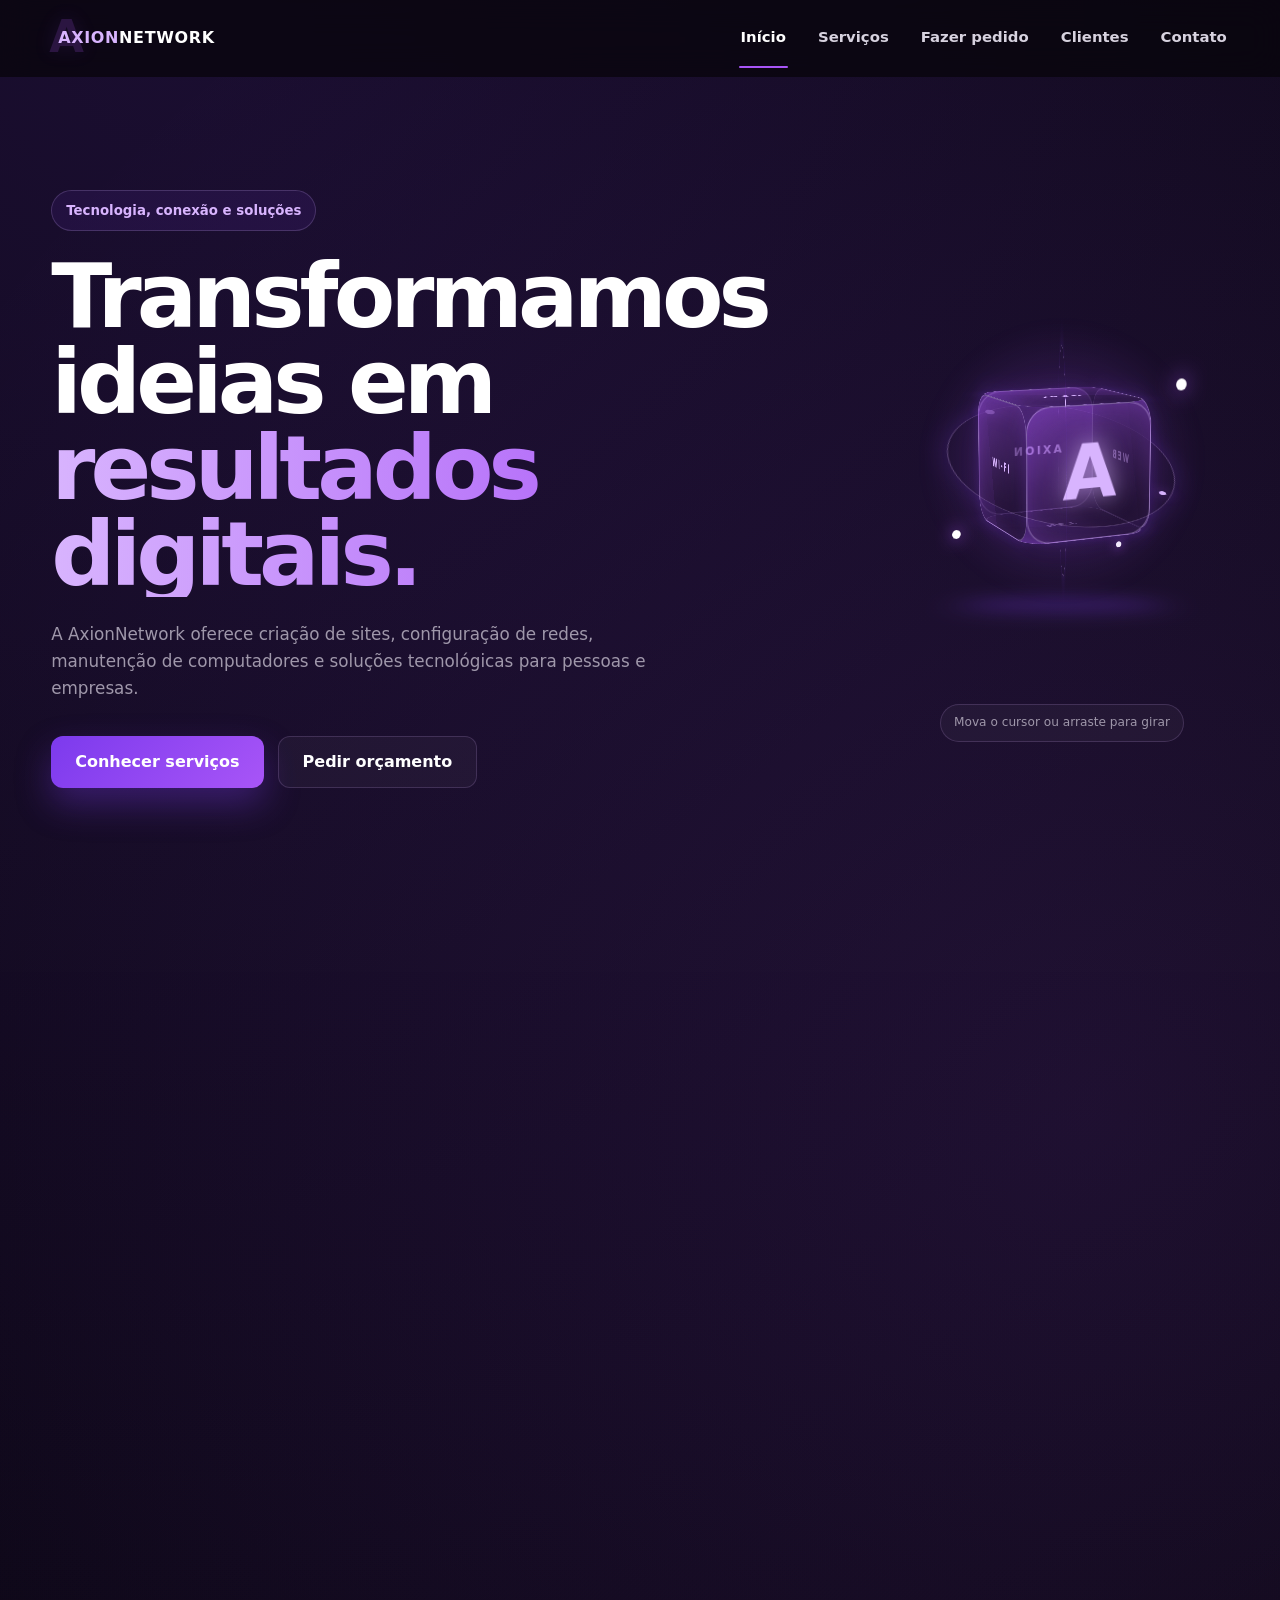
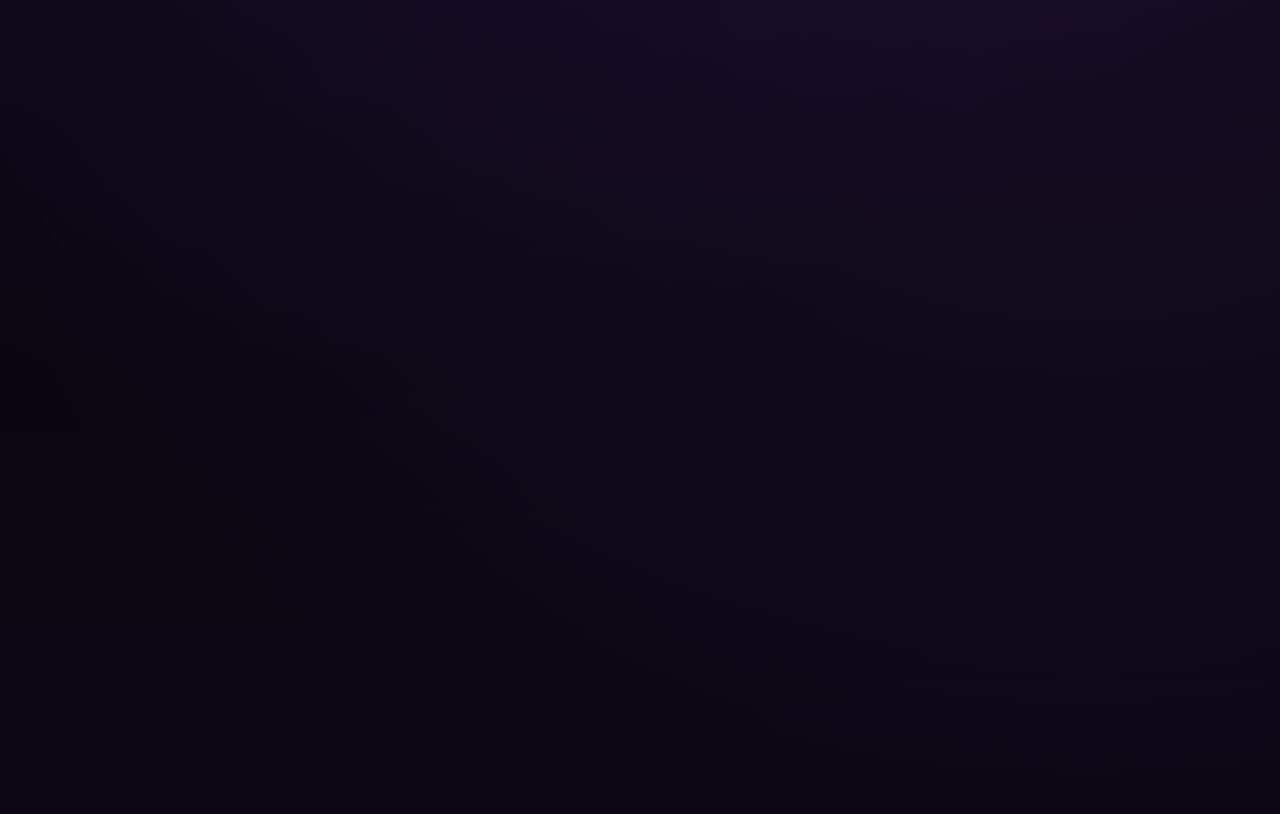
<file: index.html>
<!DOCTYPE html>
<html lang="pt-BR">
<head>
  <meta charset="UTF-8">
  <meta name="viewport" content="width=device-width, initial-scale=1.0">
  <meta name="referrer" content="strict-origin-when-cross-origin">
  <meta name="theme-color" content="#07050b">
  <meta http-equiv="Content-Security-Policy" content="default-src 'self'; script-src 'self'; style-src 'self' 'unsafe-inline'; img-src 'self' data: blob: https://*.supabase.co; connect-src 'self' https://*.supabase.co; font-src 'self'; object-src 'none'; base-uri 'self'; form-action 'self'; frame-src 'none'; upgrade-insecure-requests">
  <meta name="description" content="AxionNetwork: criação de sites, redes, manutenção e soluções em tecnologia.">
  <title>AxionNetwork | Tecnologia e soluções</title>
  <link rel="icon" href="assets/imagens/favicon.svg" type="image/svg+xml">
  <link rel="stylesheet" href="assets/css/global.css">
  <link rel="stylesheet" href="assets/css/inicio.css">
  <link rel="stylesheet" href="assets/css/responsivo.css">
</head>
<body>
  <div class="particulas-fundo" data-flocos aria-hidden="true"></div>
  <header class="cabecalho-site">
    <nav class="navegacao container" aria-label="Navegação principal">
      <a class="marca" href="index.html" aria-label="Página inicial da AxionNetwork">
        <span class="marca-a" aria-hidden="true">A</span>
        <span class="marca-texto"><strong>AXION</strong>NETWORK</span>
      </a>

      <button class="botao-menu" type="button" data-botao-menu aria-label="Abrir menu" aria-expanded="false">
        <span></span>
      </button>

      <div class="menu-links" data-menu-links>
        <a class="ativo" href="index.html">Início</a>
        <a href="servicos.html">Serviços</a>
        <a href="pedido.html">Fazer pedido</a>
        <a href="clientes.html">Clientes</a>
        <a href="contato.html">Contato</a>
      </div>
    </nav>
  </header>

  <main>
    <section class="hero">
      <div class="hero-conteudo container">
        <div class="hero-texto">
          <small>Tecnologia, conexão e soluções</small>
          <h1>Transformamos ideias em <span>resultados digitais.</span></h1>
          <p>
            A AxionNetwork oferece criação de sites, configuração de redes, manutenção de computadores e soluções tecnológicas para pessoas e empresas.
          </p>

          <div class="hero-acoes">
            <a class="botao botao-principal" href="servicos.html">Conhecer serviços</a>
            <a class="botao botao-secundario" href="pedido.html?servico=Criação de Sites">Pedir orçamento</a>
          </div>
        </div>

        <div class="hero-visual" data-objeto-3d tabindex="0" role="img" aria-label="Objeto tecnológico 3D interativo da AxionNetwork">
          <div class="cena-3d">
            <div class="brilho-3d" aria-hidden="true"></div>
            <div class="objeto-3d" data-corpo-3d aria-hidden="true">
              <div class="anel-3d anel-3d-x"></div>
              <div class="anel-3d anel-3d-y"></div>
              <div class="cubo-3d">
                <span class="face-3d frente"><strong>A</strong></span>
                <span class="face-3d tras"><span>AXION</span></span>
                <span class="face-3d direita"><span>WEB</span></span>
                <span class="face-3d esquerda"><span>WI-FI</span></span>
                <span class="face-3d topo"><span>TECH</span></span>
                <span class="face-3d base"><span>NET</span></span>
              </div>
              <span class="satelite-3d satelite-1"></span>
              <span class="satelite-3d satelite-2"></span>
              <span class="satelite-3d satelite-3"></span>
            </div>
            <div class="sombra-3d" aria-hidden="true"></div>
          </div>
          <span class="dica-3d">Mova o cursor ou arraste para girar</span>
        </div>
      </div>
    </section>

    <section class="secao resumo-servicos">
      <div class="container">
        <div class="titulo-secao revelar">
          <span>O que fazemos</span>
          <h2>Soluções simples para problemas reais</h2>
          <p>Serviços organizados, atendimento direto e orçamento pelo WhatsApp.</p>
        </div>

        <div class="grade-resumo">
          <article class="card-resumo revelar">
            <svg viewBox="0 0 24 24" fill="none" stroke="currentColor" stroke-width="1.5"><path d="M4 5h16v11H4z"></path><path d="M8 20h8M12 16v4"></path></svg>
            <h3>Criação de Sites</h3>
            <p>Sites modernos, responsivos e preparados para divulgar sua empresa e gerar novos contatos.</p>
          </article>

          <article class="card-resumo revelar">
            <div class="icone-card icone-wifi" aria-hidden="true">
              <svg viewBox="0 0 64 64" fill="none" stroke="currentColor" stroke-width="3" stroke-linecap="round">
                <path class="wifi-onda wifi-onda-1" d="M10 26c13-13 31-13 44 0"></path>
                <path class="wifi-onda wifi-onda-2" d="M18 35c8-8 20-8 28 0"></path>
                <path class="wifi-onda wifi-onda-3" d="M26 44c4-4 8-4 12 0"></path>
                <circle class="wifi-ponto" cx="32" cy="51" r="3" fill="currentColor" stroke="none"></circle>
              </svg>
            </div>
            <h3>Redes e Wi-Fi</h3>
            <p>Configuração de roteadores, melhoria de sinal, cabeamento lógico e organização completa da rede.</p>
          </article>

          <article class="card-resumo revelar">
            <div class="icone-card" aria-hidden="true">
              <svg viewBox="0 0 64 64" fill="none" stroke="currentColor" stroke-width="3"><rect x="10" y="11" width="44" height="32" rx="5"></rect><path d="M22 53h20M32 43v10"></path><path class="linha-animada" d="M19 27h8l4-7 6 14 4-7h5"></path></svg>
            </div>
            <h3>Manutenção de Computadores</h3>
            <p>Formatação, limpeza, instalação de programas, otimização e suporte para seu computador.</p>
          </article>

          <article class="card-resumo revelar">
            <div class="icone-card" aria-hidden="true">
              <svg viewBox="0 0 64 64" fill="none" stroke="currentColor" stroke-width="3"><rect x="20" y="7" width="24" height="50" rx="6"></rect><path d="M28 13h8M29 50h6"></path><circle class="pulso-icone" cx="32" cy="31" r="7"></circle></svg>
            </div>
            <h3>Suporte para Celulares</h3>
            <p>Configuração, atualização, organização e solução de problemas comuns em aparelhos celulares.</p>
          </article>

          <article class="card-resumo revelar">
            <div class="icone-card" aria-hidden="true">
              <svg viewBox="0 0 64 64" fill="none" stroke="currentColor" stroke-width="3"><path d="M10 23h28l12 9-12 9H10z"></path><circle cx="25" cy="32" r="6"></circle><path d="M50 32v19"></path><path class="luz-camera" d="M51 13l3-5M44 15l-2-6M57 19l5-2"></path></svg>
            </div>
            <h3>Câmeras e Segurança</h3>
            <p>Instalação, configuração e acesso remoto para monitoramento residencial ou comercial.</p>
          </article>

          <article class="card-resumo revelar">
            <div class="icone-card" aria-hidden="true">
              <svg viewBox="0 0 64 64" fill="none" stroke="currentColor" stroke-width="3"><path d="M18 25l-9 7 9 7M46 25l9 7-9 7M38 12L26 52"></path><circle class="pulso-icone" cx="32" cy="32" r="25"></circle></svg>
            </div>
            <h3>Soluções Personalizadas</h3>
            <p>Projetos, automações simples e sistemas adaptados para necessidades específicas da sua empresa.</p>
          </article>
        </div>
      </div>
    </section>

    <section class="secao cta-inicio">
      <div class="container">
        <div class="cta-caixa revelar">
          <div>
            <h2>Precisa de uma solução personalizada?</h2>
            <p>Escolha o serviço, informe seus dados e revise tudo antes de falar conosco.</p>
          </div>
          <a class="botao botao-principal" href="servicos.html">Ver todos os serviços</a>
        </div>
      </div>
    </section>
  </main>

  <footer class="rodape">
    <div class="rodape-conteudo container">
      <a class="marca" href="index.html"><span class="marca-texto"><strong>AXION</strong>NETWORK</span></a>
      <p>© <span data-ano></span> AxionNetwork. Todos os direitos reservados.</p>
    </div>
  </footer>

  <script src="assets/js/global.js"></script>
  <script src="assets/js/menu.js"></script>
  <script src="assets/js/flocos.js"></script>
  <script src="assets/js/animacoes.js"></script>
  <script src="assets/js/objeto-3d.js"></script>
</body>
</html>
</file>
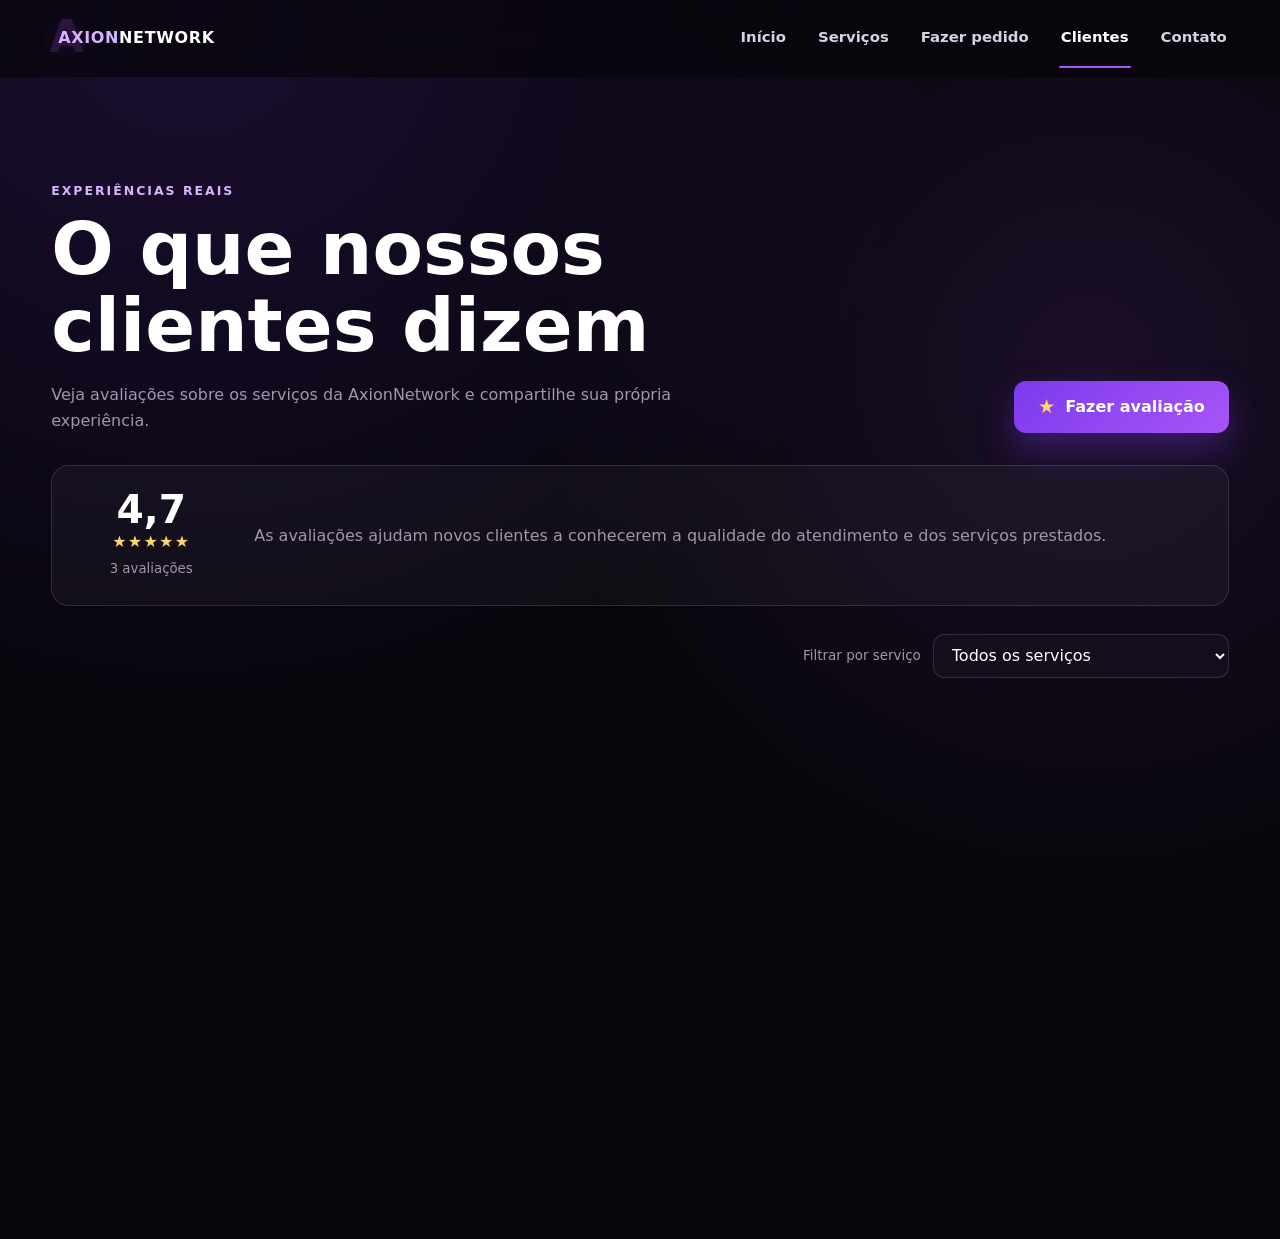
<file: clientes.html>
<!DOCTYPE html>
<html lang="pt-BR">
<head>
  <meta charset="UTF-8">
  <meta name="viewport" content="width=device-width, initial-scale=1.0">
  <meta name="referrer" content="strict-origin-when-cross-origin">
  <meta name="theme-color" content="#07050b">
  <meta http-equiv="Content-Security-Policy" content="default-src 'self'; script-src 'self'; style-src 'self' 'unsafe-inline'; img-src 'self' data: blob: https://*.supabase.co; connect-src 'self' https://*.supabase.co; font-src 'self'; object-src 'none'; base-uri 'self'; form-action 'self'; frame-src 'none'; upgrade-insecure-requests">
  <meta name="description" content="Avaliações de clientes da AxionNetwork.">
  <title>Clientes | AxionNetwork</title>
  <link rel="icon" href="assets/imagens/favicon.svg" type="image/svg+xml">
  <link rel="stylesheet" href="assets/css/global.css">
  <link rel="stylesheet" href="assets/css/clientes.css">
  <link rel="stylesheet" href="assets/css/responsivo.css">
</head>
<body>
  <div class="particulas-fundo" data-flocos aria-hidden="true"></div>

  <header class="cabecalho-site">
    <nav class="navegacao container" aria-label="Navegação principal">
      <a class="marca" href="index.html" aria-label="Página inicial da AxionNetwork">
        <span class="marca-a" aria-hidden="true">A</span>
        <span class="marca-texto"><strong>AXION</strong>NETWORK</span>
      </a>

      <button class="botao-menu" type="button" data-botao-menu aria-label="Abrir menu" aria-expanded="false">
        <span></span>
      </button>

      <div class="menu-links" data-menu-links>
        <a href="index.html">Início</a>
        <a href="servicos.html">Serviços</a>
        <a href="pedido.html">Fazer pedido</a>
        <a class="ativo" href="clientes.html">Clientes</a>
        <a href="contato.html">Contato</a>
      </div>
    </nav>
  </header>

  <main>
    <section class="clientes-hero secao">
      <div class="container">
        <div class="clientes-topo revelar">
          <div>
            <span class="sobretitulo">Experiências reais</span>
            <h1>O que nossos clientes dizem</h1>
            <p>Veja avaliações sobre os serviços da AxionNetwork e compartilhe sua própria experiência.</p>
          </div>

          <button class="botao botao-principal botao-avaliar" type="button" data-abrir-avaliacao>
            <span aria-hidden="true">★</span>
            Fazer avaliação
          </button>
        </div>

        <div class="resumo-avaliacoes revelar" aria-label="Resumo das avaliações">
          <div>
            <strong data-media-avaliacoes>5,0</strong>
            <div class="estrelas-resumo" aria-hidden="true">★★★★★</div>
            <small><span data-total-avaliacoes>0</span> avaliações</small>
          </div>
          <p>As avaliações ajudam novos clientes a conhecerem a qualidade do atendimento e dos serviços prestados.</p>
        </div>

        <div class="filtros-avaliacoes revelar">
          <label for="filtro-servico">Filtrar por serviço</label>
          <select id="filtro-servico" data-filtro-servico>
            <option value="todos">Todos os serviços</option>
            <option value="Criação de Sites">Criação de Sites</option>
            <option value="Redes e Wi-Fi">Redes e Wi-Fi</option>
            <option value="Manutenção de Computadores">Manutenção de Computadores</option>
            <option value="Suporte para Celulares">Suporte para Celulares</option>
            <option value="Câmeras e Segurança">Câmeras e Segurança</option>
            <option value="Soluções Personalizadas">Soluções Personalizadas</option>
          </select>
        </div>

        <div class="aviso-sucesso" data-aviso-avaliacao hidden role="status" aria-live="polite">
          Avaliação enviada com sucesso. Ela aparecerá após a aprovação da equipe.
        </div>

        <section class="grade-avaliacoes" data-lista-avaliacoes aria-live="polite"></section>

        <div class="estado-vazio" data-estado-vazio hidden>
          <strong>Nenhuma avaliação encontrada</strong>
          <p>Seja a primeira pessoa a avaliar este serviço.</p>
        </div>
      </div>
    </section>
  </main>

  <div class="modal-fundo" data-modal-avaliacao hidden>
    <section class="modal-avaliacao" role="dialog" aria-modal="true" aria-labelledby="titulo-modal-avaliacao">
      <button class="modal-fechar" type="button" data-fechar-avaliacao aria-label="Fechar">×</button>

      <div class="modal-cabecalho">
        <span>Nova avaliação</span>
        <h2 id="titulo-modal-avaliacao">Conte como foi sua experiência</h2>
        <p>Sua avaliação será enviada para análise antes de aparecer publicamente.</p>
      </div>

      <form id="formulario-avaliacao" novalidate>
        <div class="formulario-grid">
          <div class="campo">
            <label for="avaliacao-nome">Nome</label>
            <input id="avaliacao-nome" type="text" maxlength="60" autocomplete="name" placeholder="Seu nome" required>
            <small class="erro-campo" data-erro="nome"></small>
          </div>

          <div class="campo">
            <label for="avaliacao-servico">Serviço</label>
            <select id="avaliacao-servico" required>
              <option value="">Selecione</option>
              <option>Criação de Sites</option>
              <option>Redes e Wi-Fi</option>
              <option>Manutenção de Computadores</option>
              <option>Suporte para Celulares</option>
              <option>Câmeras e Segurança</option>
              <option>Soluções Personalizadas</option>
            </select>
            <small class="erro-campo" data-erro="servico"></small>
          </div>

          <fieldset class="campo campo-completo avaliacao-nota">
            <legend>Sua nota</legend>
            <div class="seletor-estrelas" role="radiogroup" aria-label="Nota de 1 a 5 estrelas">
              <input id="estrela-5" type="radio" name="nota" value="5"><label for="estrela-5" aria-label="5 estrelas">★</label>
              <input id="estrela-4" type="radio" name="nota" value="4"><label for="estrela-4" aria-label="4 estrelas">★</label>
              <input id="estrela-3" type="radio" name="nota" value="3"><label for="estrela-3" aria-label="3 estrelas">★</label>
              <input id="estrela-2" type="radio" name="nota" value="2"><label for="estrela-2" aria-label="2 estrelas">★</label>
              <input id="estrela-1" type="radio" name="nota" value="1"><label for="estrela-1" aria-label="1 estrela">★</label>
            </div>
            <small class="erro-campo" data-erro="nota"></small>
          </fieldset>

          <div class="campo campo-completo">
            <label for="avaliacao-texto">Avaliação</label>
            <textarea id="avaliacao-texto" rows="5" maxlength="700" placeholder="Conte o que você achou do atendimento e do serviço..." required></textarea>
            <div class="campo-rodape"><small class="erro-campo" data-erro="texto"></small><small><span data-contador-avaliacao>0</span>/700</small></div>
          </div>

          <div class="campo campo-completo">
            <span class="label-foto">Foto opcional</span>
            <label class="upload-foto" for="avaliacao-foto">
              <input id="avaliacao-foto" type="file" accept="image/jpeg,image/png,image/webp" hidden>
              <span class="upload-icone" aria-hidden="true">＋</span>
              <span><strong>Adicionar foto</strong><small>JPG, PNG ou WebP. Máximo de 5 MB.</small></span>
            </label>
            <div class="preview-foto" data-preview-foto hidden>
              <img data-preview-imagem alt="Pré-visualização da foto escolhida">
              <button type="button" data-remover-foto>Remover foto</button>
            </div>
            <small class="erro-campo" data-erro="foto"></small>
          </div>

          <label class="confirmacao campo-completo">
            <input id="avaliacao-consentimento" type="checkbox" required>
            <span>Autorizo a publicação do meu nome, texto e foto nesta página.</span>
          </label>
          <small class="erro-campo campo-completo" data-erro="consentimento"></small>

          <div class="formulario-acoes campo-completo">
            <button class="botao botao-secundario" type="button" data-fechar-avaliacao>Cancelar</button>
            <button class="botao botao-principal" type="submit" data-enviar-avaliacao>Publicar avaliação</button>
          </div>
        </div>
      </form>
    </section>
  </div>

  <footer class="rodape">
    <div class="rodape-conteudo container">
      <a class="marca" href="index.html"><span class="marca-texto"><strong>AXION</strong>NETWORK</span></a>
      <p>© <span data-ano></span> AxionNetwork. Todos os direitos reservados.</p>
    </div>
  </footer>

  <script src="assets/js/global.js"></script>
  <script src="assets/js/menu.js"></script>
  <script src="assets/js/flocos.js"></script>
  <script src="assets/js/animacoes.js"></script>
  <script src="assets/js/supabase-config.js"></script>
  <script src="assets/js/clientes.js"></script>
</body>
</html>
</file>
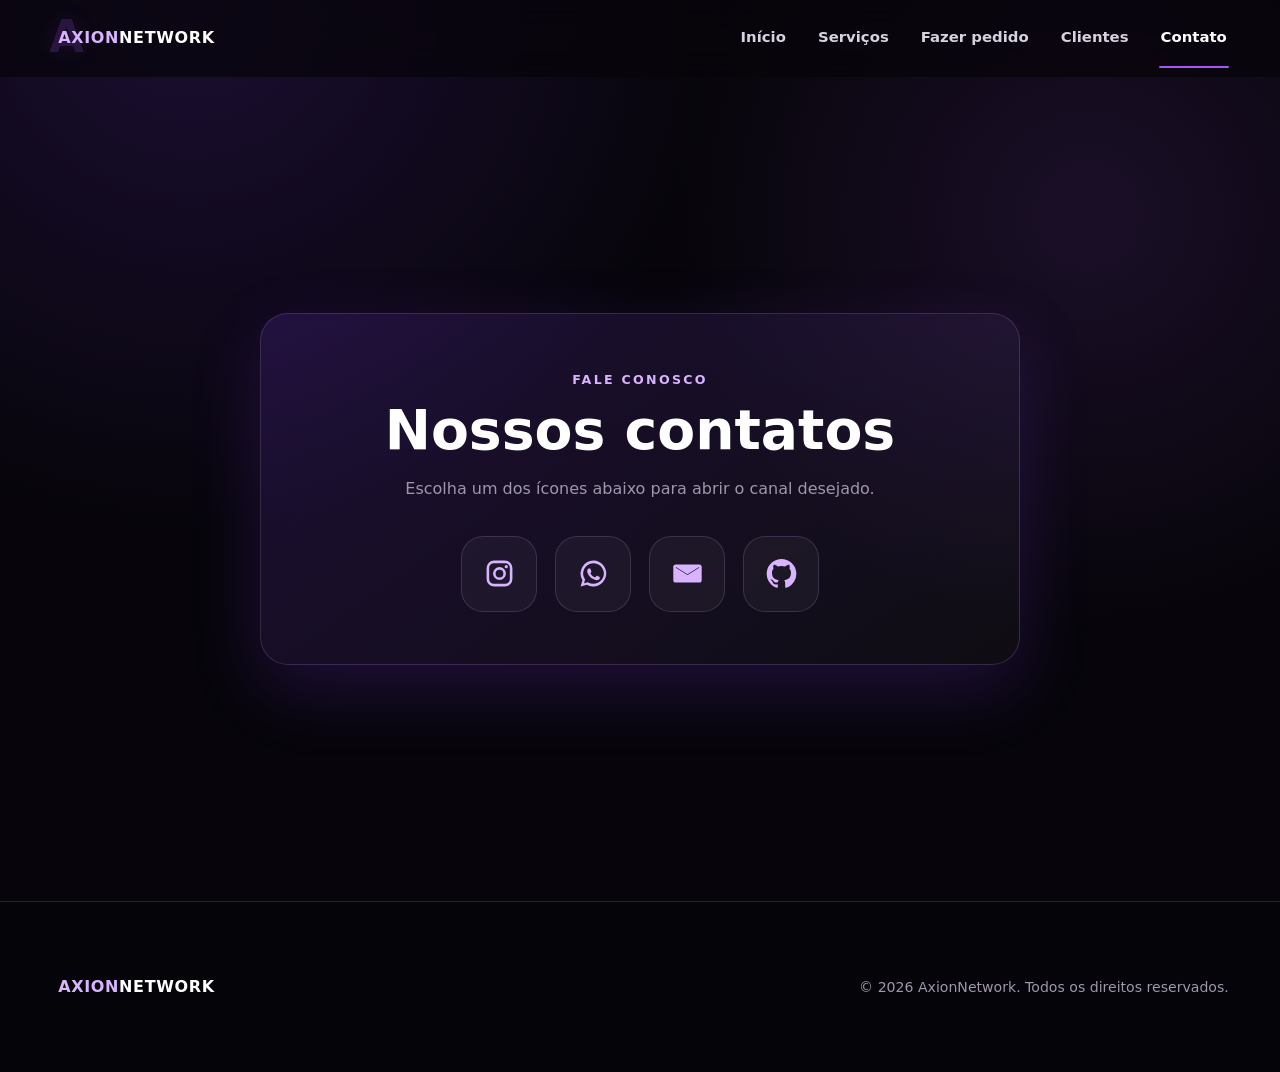
<file: contato.html>
<!DOCTYPE html>
<html lang="pt-BR">
<head>
  <meta charset="UTF-8">
  <meta name="viewport" content="width=device-width, initial-scale=1.0">
  <meta name="referrer" content="strict-origin-when-cross-origin">
  <meta name="theme-color" content="#07050b">
  <meta http-equiv="Content-Security-Policy" content="default-src 'self'; script-src 'self'; style-src 'self' 'unsafe-inline'; img-src 'self' data: blob: https://*.supabase.co; connect-src 'self' https://*.supabase.co; font-src 'self'; object-src 'none'; base-uri 'self'; form-action 'self'; frame-src 'none'; upgrade-insecure-requests">
  <meta name="description" content="Entre em contato com a AxionNetwork.">
  <title>Contato | AxionNetwork</title>
  <link rel="icon" href="assets/imagens/favicon.svg" type="image/svg+xml">
  <link rel="stylesheet" href="assets/css/global.css">
  <link rel="stylesheet" href="assets/css/responsivo.css">
</head>
<body>
  <div class="particulas-fundo" data-flocos aria-hidden="true"></div>
  <header class="cabecalho-site">
    <nav class="navegacao container" aria-label="Navegação principal">
      <a class="marca" href="index.html">
        <span class="marca-a" aria-hidden="true">A</span>
        <span class="marca-texto"><strong>AXION</strong>NETWORK</span>
      </a>
      <button class="botao-menu" type="button" data-botao-menu aria-label="Abrir menu" aria-expanded="false"><span></span></button>
      <div class="menu-links" data-menu-links>
        <a href="index.html">Início</a>
        <a href="servicos.html">Serviços</a>
        <a href="pedido.html">Fazer pedido</a>
        <a href="clientes.html">Clientes</a>
        <a class="ativo" href="contato.html">Contato</a>
      </div>
    </nav>
  </header>

  <main class="contato-pagina container">
    <section class="contato-caixa revelar">
      <div class="titulo-secao titulo-contato">
        <span>Fale conosco</span>
        <h1>Nossos contatos</h1>
        <p>Escolha um dos ícones abaixo para abrir o canal desejado.</p>
      </div>

      <div class="contato-icones">
        <a class="contato-icone" href="https://www.instagram.com/axionnetwork.br" target="_blank" rel="noopener noreferrer" aria-label="Instagram" title="Instagram">
          <svg viewBox="0 0 24 24"><path d="M7.8 2h8.4A5.8 5.8 0 0 1 22 7.8v8.4a5.8 5.8 0 0 1-5.8 5.8H7.8A5.8 5.8 0 0 1 2 16.2V7.8A5.8 5.8 0 0 1 7.8 2zm-.2 2A3.6 3.6 0 0 0 4 7.6v8.8A3.6 3.6 0 0 0 7.6 20h8.8a3.6 3.6 0 0 0 3.6-3.6V7.6A3.6 3.6 0 0 0 16.4 4H7.6zm9.65 1.5a1.25 1.25 0 1 1 0 2.5 1.25 1.25 0 0 1 0-2.5zM12 7a5 5 0 1 1 0 10 5 5 0 0 1 0-10zm0 2a3 3 0 1 0 0 6 3 3 0 0 0 0-6z"></path></svg>
        </a>

        <a class="contato-icone" href="https://wa.me/5567991705278?text=Ol%C3%A1%2C%20AxionNetwork!%20Gostaria%20de%20mais%20informa%C3%A7%C3%B5es%20sobre%20os%20servi%C3%A7os." target="_blank" rel="noopener noreferrer" aria-label="WhatsApp" title="WhatsApp">
          <svg viewBox="0 0 24 24"><path d="M12 2a10 10 0 0 0-8.55 15.18L2 22l4.94-1.3A10 10 0 1 0 12 2zm0 18a8 8 0 0 1-4.08-1.1l-.29-.17-2.93.77.78-2.85-.19-.3A8 8 0 1 1 12 20zm4.4-5.47c-.24-.12-1.43-.7-1.65-.78-.22-.08-.38-.12-.54.12-.16.24-.62.78-.76.94-.14.16-.28.18-.52.06-.24-.12-1.01-.37-1.93-1.19-.71-.63-1.19-1.42-1.33-1.66-.14-.24-.01-.37.1-.49.11-.11.24-.28.36-.42.12-.14.16-.24.24-.4.08-.16.04-.3-.02-.42-.06-.12-.54-1.3-.74-1.78-.2-.47-.4-.4-.54-.41h-.46c-.16 0-.42.06-.64.3-.22.24-.84.82-.84 2 0 1.18.86 2.32.98 2.48.12.16 1.69 2.58 4.1 3.62.57.25 1.02.4 1.37.51.58.18 1.1.16 1.51.1.46-.07 1.43-.58 1.63-1.14.2-.56.2-1.04.14-1.14-.06-.1-.22-.16-.46-.28z"></path></svg>
        </a>

        <a class="contato-icone" href="mailto:contatoaxionnetbr@gmail.com" aria-label="Gmail" title="Gmail">
          <svg viewBox="0 0 24 24"><path d="M3 5h18a2 2 0 0 1 2 2v10a2 2 0 0 1-2 2H3a2 2 0 0 1-2-2V7a2 2 0 0 1 2-2zm0 2v.5l9 5.6 9-5.6V7l-9 5.6L3 7z"></path></svg>
        </a>

        <a class="contato-icone" href="https://github.com/tonsql" target="_blank" rel="noopener noreferrer" aria-label="GitHub" title="GitHub">
          <svg viewBox="0 0 24 24"><path d="M12 .7A11.5 11.5 0 0 0 8.36 23.1c.58.1.79-.25.79-.56v-2.2c-3.22.7-3.9-1.37-3.9-1.37-.52-1.34-1.28-1.7-1.28-1.7-1.05-.72.08-.7.08-.7 1.16.08 1.77 1.19 1.77 1.19 1.03 1.77 2.7 1.26 3.36.96.1-.75.4-1.26.73-1.55-2.57-.29-5.27-1.28-5.27-5.69 0-1.26.45-2.29 1.19-3.1-.12-.29-.52-1.47.11-3.06 0 0 .97-.31 3.16 1.18A10.9 10.9 0 0 1 12 6.11c.98 0 1.96.13 2.88.39 2.19-1.49 3.15-1.18 3.15-1.18.64 1.59.24 2.77.12 3.06.74.81 1.19 1.84 1.19 3.1 0 4.42-2.71 5.39-5.29 5.68.42.36.79 1.07.79 2.16v3.22c0 .31.21.67.8.56A11.5 11.5 0 0 0 12 .7z"></path></svg>
        </a>
      </div>
    </section>
  </main>

  <footer class="rodape">
    <div class="rodape-conteudo container">
      <a class="marca" href="index.html"><span class="marca-texto"><strong>AXION</strong>NETWORK</span></a>
      <p>© <span data-ano></span> AxionNetwork. Todos os direitos reservados.</p>
    </div>
  </footer>

  <script src="assets/js/global.js"></script>
  <script src="assets/js/menu.js"></script>
  <script src="assets/js/flocos.js"></script>
  <script src="assets/js/animacoes.js"></script>
</body>
</html>
</file>
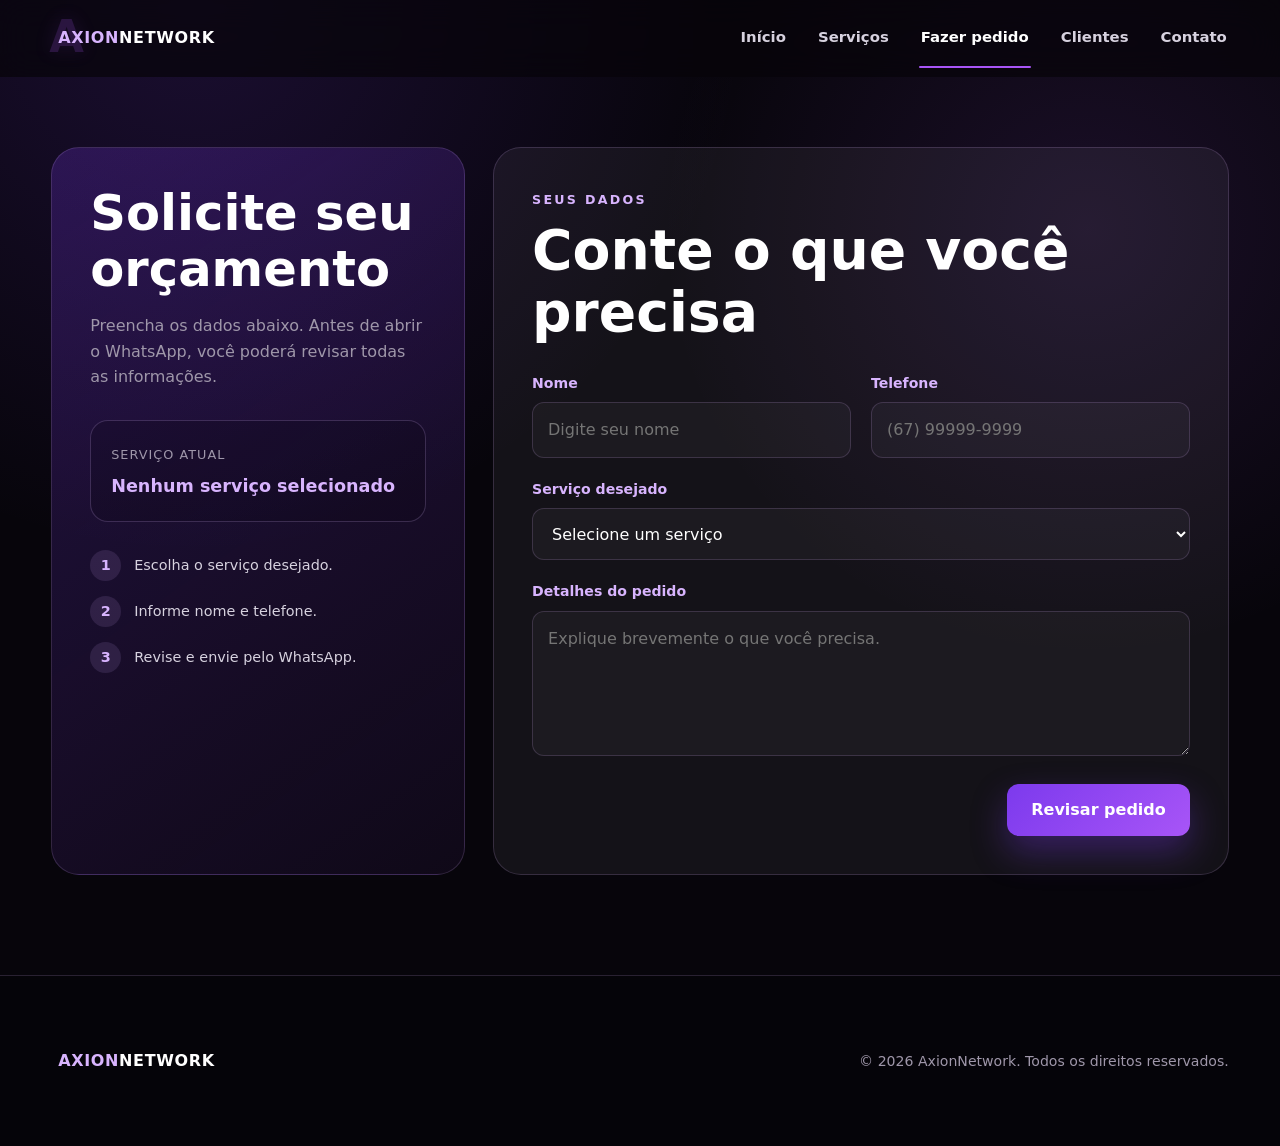
<file: pedido.html>
<!DOCTYPE html>
<html lang="pt-BR">
<head>
  <meta charset="UTF-8">
  <meta name="viewport" content="width=device-width, initial-scale=1.0">
  <meta name="referrer" content="strict-origin-when-cross-origin">
  <meta name="theme-color" content="#07050b">
  <meta http-equiv="Content-Security-Policy" content="default-src 'self'; script-src 'self'; style-src 'self' 'unsafe-inline'; img-src 'self' data: blob: https://*.supabase.co; connect-src 'self' https://*.supabase.co; font-src 'self'; object-src 'none'; base-uri 'self'; form-action 'self'; frame-src 'none'; upgrade-insecure-requests">
  <meta name="description" content="Solicite um orçamento da AxionNetwork e envie pelo WhatsApp.">
  <title>Fazer pedido | AxionNetwork</title>
  <link rel="icon" href="assets/imagens/favicon.svg" type="image/svg+xml">
  <link rel="stylesheet" href="assets/css/global.css">
  <link rel="stylesheet" href="assets/css/pedido.css">
  <link rel="stylesheet" href="assets/css/responsivo.css">
</head>
<body>
  <div class="particulas-fundo" data-flocos aria-hidden="true"></div>
  <header class="cabecalho-site">
    <nav class="navegacao container" aria-label="Navegação principal">
      <a class="marca" href="index.html">
        <span class="marca-a" aria-hidden="true">A</span>
        <span class="marca-texto"><strong>AXION</strong>NETWORK</span>
      </a>
      <button class="botao-menu" type="button" data-botao-menu aria-label="Abrir menu" aria-expanded="false"><span></span></button>
      <div class="menu-links" data-menu-links>
        <a href="index.html">Início</a>
        <a href="servicos.html">Serviços</a>
        <a class="ativo" href="pedido.html">Fazer pedido</a>
        <a href="clientes.html">Clientes</a>
        <a href="contato.html">Contato</a>
      </div>
    </nav>
  </header>

  <main class="pedido-pagina">
    <div class="container pedido-layout">
      <aside class="pedido-info revelar">
        <h1>Solicite seu orçamento</h1>
        <p>Preencha os dados abaixo. Antes de abrir o WhatsApp, você poderá revisar todas as informações.</p>

        <div class="servico-escolhido">
          <span>Serviço atual</span>
          <strong data-servico-escolhido>Nenhum serviço selecionado</strong>
        </div>

        <div class="passos">
          <div class="passo"><span class="passo-numero">1</span><span>Escolha o serviço desejado.</span></div>
          <div class="passo"><span class="passo-numero">2</span><span>Informe nome e telefone.</span></div>
          <div class="passo"><span class="passo-numero">3</span><span>Revise e envie pelo WhatsApp.</span></div>
        </div>
      </aside>

      <section class="pedido-formulario revelar" aria-labelledby="titulo-formulario">
        <div class="titulo-secao titulo-formulario-pedido">
          <span>Seus dados</span>
          <h2 id="titulo-formulario">Conte o que você precisa</h2>
        </div>

        <form id="formulario-pedido" class="formulario-grid">
          <div class="campo">
            <label for="nome">Nome</label>
            <input id="nome" name="nome" type="text" autocomplete="name" minlength="2" placeholder="Digite seu nome" required>
          </div>

          <div class="campo">
            <label for="telefone">Telefone</label>
            <input id="telefone" name="telefone" type="tel" autocomplete="tel" inputmode="numeric" minlength="10" placeholder="(67) 99999-9999" required>
          </div>

          <div class="campo campo-completo">
            <label for="servico">Serviço desejado</label>
            <select id="servico" name="servico" required>
              <option value="">Selecione um serviço</option>
              <option value="Criação de Sites">Criação de Sites</option>
              <option value="Redes e Wi-Fi">Redes e Wi-Fi</option>
              <option value="Manutenção de Computadores">Manutenção de Computadores</option>
              <option value="Suporte para Celulares">Suporte para Celulares</option>
              <option value="Câmeras e Segurança">Câmeras e Segurança</option>
              <option value="Solução Personalizada">Solução Personalizada</option>
            </select>
          </div>

          <div class="campo campo-completo">
            <label for="detalhes">Detalhes do pedido</label>
            <textarea id="detalhes" name="detalhes" placeholder="Explique brevemente o que você precisa."></textarea>
          </div>

          <div class="formulario-acoes">
            <button class="botao botao-principal" type="submit">Revisar pedido</button>
          </div>
        </form>
      </section>
    </div>
  </main>

  <div class="modal-fundo" id="modal-revisao" aria-hidden="true" role="dialog" aria-modal="true" aria-labelledby="titulo-modal">
    <div class="modal">
      <h2 id="titulo-modal">Revisão do pedido</h2>
      <p>Confira os dados antes de abrir o WhatsApp.</p>

      <div class="revisao-lista">
        <div class="revisao-item"><span>Serviço desejado</span><strong data-revisao-servico></strong></div>
        <div class="revisao-item"><span>Nome do cliente</span><strong data-revisao-nome></strong></div>
        <div class="revisao-item"><span>Telefone</span><strong data-revisao-telefone></strong></div>
        <div class="revisao-item"><span>Detalhes</span><p data-revisao-detalhes></p></div>
      </div>

      <div class="modal-acoes">
        <button class="botao botao-secundario" id="voltar-formulario" type="button">Corrigir dados</button>
        <button class="botao botao-whatsapp" id="enviar-whatsapp" type="button">Abrir WhatsApp</button>
      </div>
    </div>
  </div>

  <footer class="rodape">
    <div class="rodape-conteudo container">
      <a class="marca" href="index.html"><span class="marca-texto"><strong>AXION</strong>NETWORK</span></a>
      <p>© <span data-ano></span> AxionNetwork. Todos os direitos reservados.</p>
    </div>
  </footer>

  <script src="assets/js/global.js"></script>
  <script src="assets/js/menu.js"></script>
  <script src="assets/js/flocos.js"></script>
  <script src="assets/js/animacoes.js"></script>
  <script src="assets/js/pedido.js"></script>
</body>
</html>
</file>
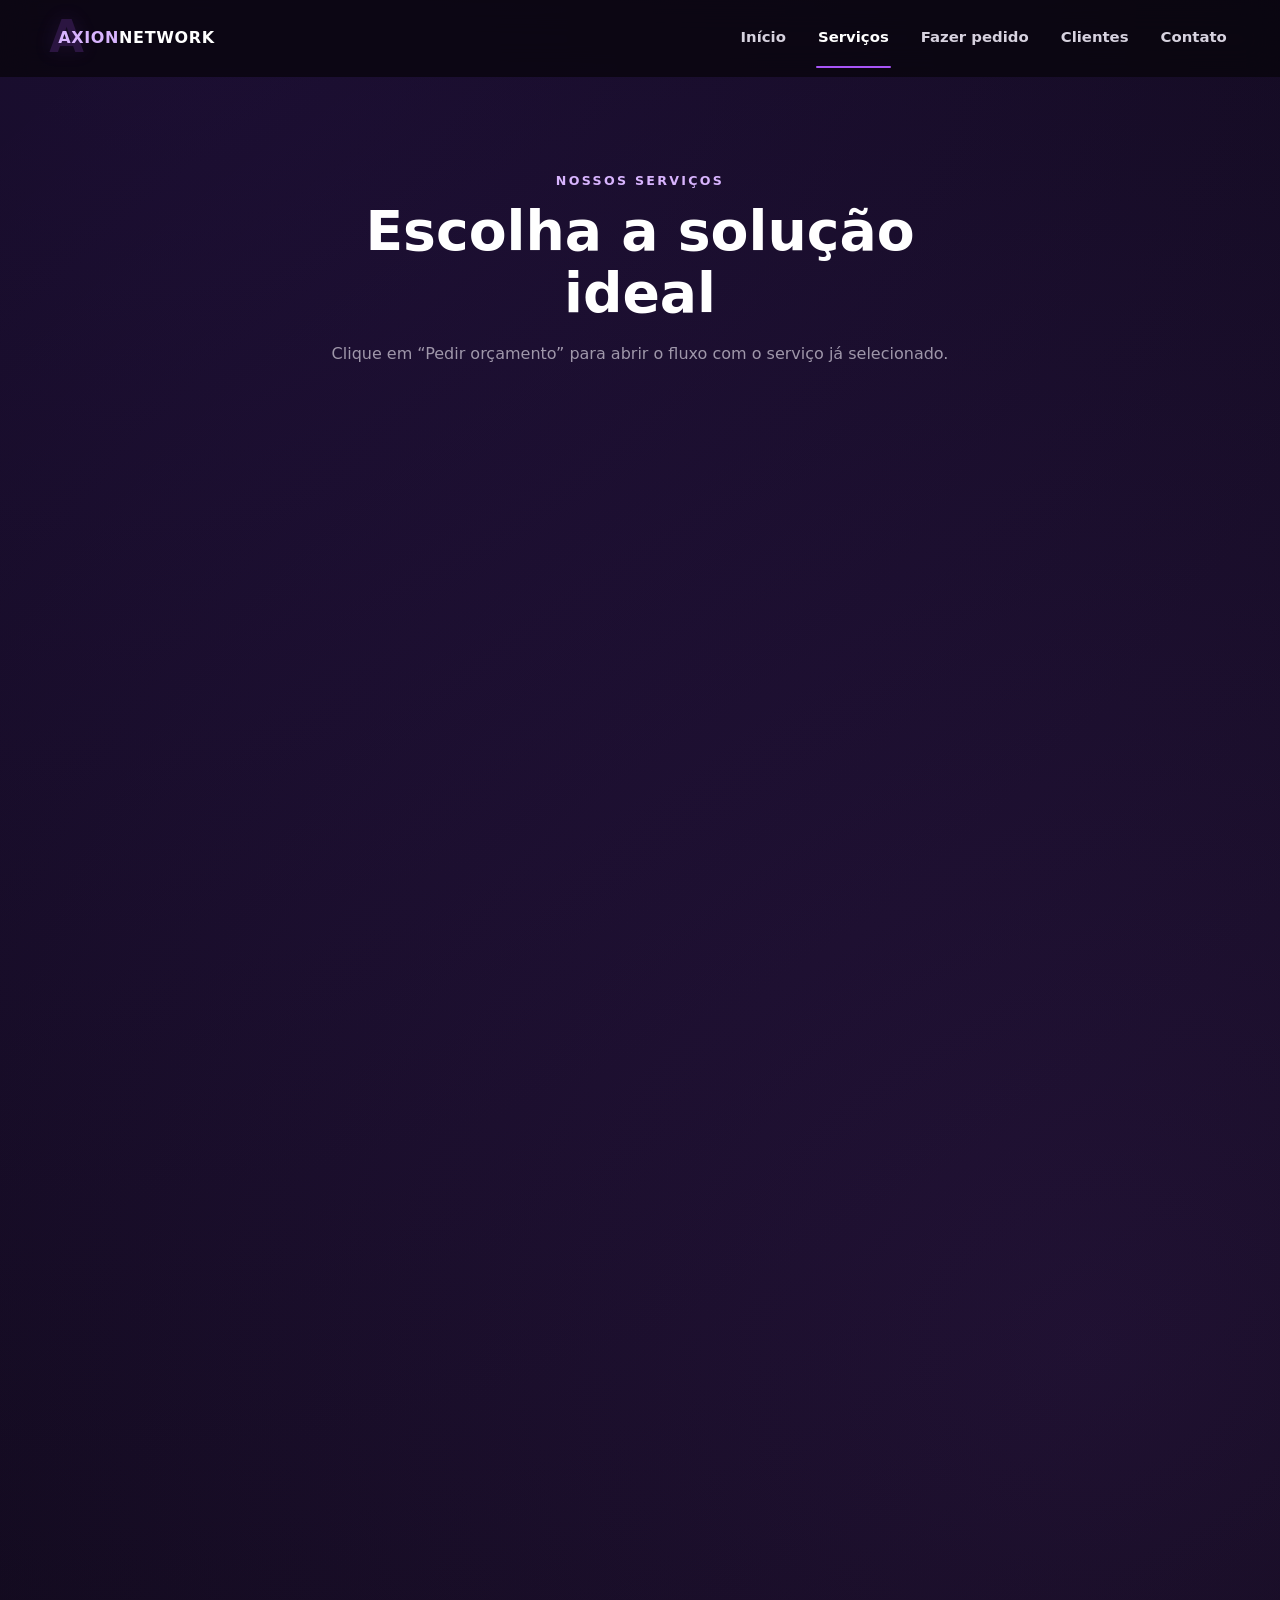
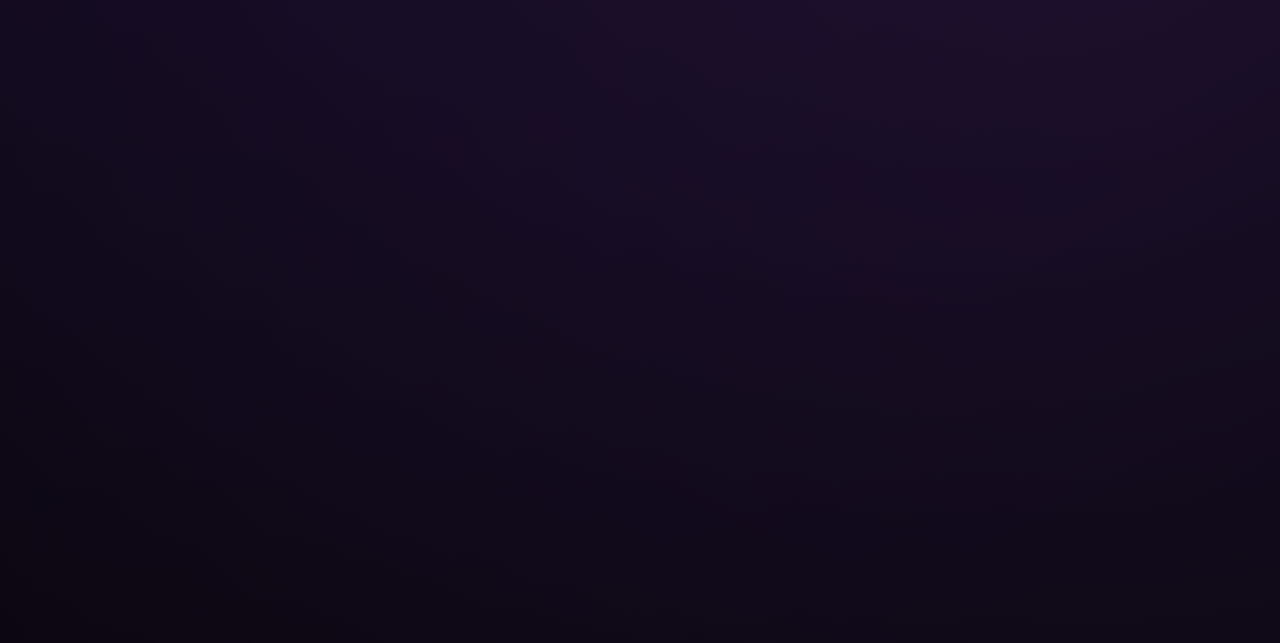
<file: servicos.html>
<!DOCTYPE html>
<html lang="pt-BR">
<head>
  <meta charset="UTF-8">
  <meta name="viewport" content="width=device-width, initial-scale=1.0">
  <meta name="referrer" content="strict-origin-when-cross-origin">
  <meta name="theme-color" content="#07050b">
  <meta http-equiv="Content-Security-Policy" content="default-src 'self'; script-src 'self'; style-src 'self' 'unsafe-inline'; img-src 'self' data: blob: https://*.supabase.co; connect-src 'self' https://*.supabase.co; font-src 'self'; object-src 'none'; base-uri 'self'; form-action 'self'; frame-src 'none'; upgrade-insecure-requests">
  <meta name="description" content="Conheça os serviços oferecidos pela AxionNetwork.">
  <title>Serviços | AxionNetwork</title>
  <link rel="icon" href="assets/imagens/favicon.svg" type="image/svg+xml">
  <link rel="stylesheet" href="assets/css/global.css">
  <link rel="stylesheet" href="assets/css/servicos.css">
  <link rel="stylesheet" href="assets/css/responsivo.css">
</head>
<body>
  <div class="particulas-fundo" data-flocos aria-hidden="true"></div>
  <header class="cabecalho-site">
    <nav class="navegacao container" aria-label="Navegação principal">
      <a class="marca" href="index.html">
        <span class="marca-a" aria-hidden="true">A</span>
        <span class="marca-texto"><strong>AXION</strong>NETWORK</span>
      </a>
      <button class="botao-menu" type="button" data-botao-menu aria-label="Abrir menu" aria-expanded="false"><span></span></button>
      <div class="menu-links" data-menu-links>
        <a href="index.html">Início</a>
        <a class="ativo" href="servicos.html">Serviços</a>
        <a href="pedido.html">Fazer pedido</a>
        <a href="clientes.html">Clientes</a>
        <a href="contato.html">Contato</a>
      </div>
    </nav>
  </header>

  <main>
    <section class="pagina-topo">
      <div class="container titulo-secao revelar">
        <span>Nossos serviços</span>
        <h1>Escolha a solução ideal</h1>
        <p>Clique em “Pedir orçamento” para abrir o fluxo com o serviço já selecionado.</p>
      </div>
    </section>

    <section class="secao">
      <div class="container grade-servicos-completa">
        <article class="servico-card destaque revelar">
          <span class="selo-destaque">Serviço em destaque</span>
          <div class="icone-servico">
            <svg viewBox="0 0 24 24" fill="none" stroke="currentColor" stroke-width="1.5"><path d="M4 5h16v11H4z"></path><path d="M8 20h8M12 16v4"></path><path d="M8 9l2 2-2 2M13 13h3"></path></svg>
          </div>
          <h2>Criação de Sites</h2>
          <p>Desenvolvimento de sites modernos, rápidos, responsivos e personalizados para sua marca.</p>
          <ul class="servico-lista">
            <li>Sites empresariais e páginas de divulgação</li>
            <li>Layout adaptado para celular e computador</li>
            <li>Botões de contato e integração com WhatsApp</li>
          </ul>
          <a class="botao botao-principal" href="pedido.html?servico=Criação de Sites">Pedir orçamento</a>
        </article>

        <article class="servico-card revelar">
          <div class="icone-servico">
            <svg viewBox="0 0 24 24" fill="none" stroke="currentColor" stroke-width="1.5"><path d="M5 12.55a11 11 0 0 1 14.08 0"></path><path d="M8.5 16a6 6 0 0 1 7 0"></path><path d="M12 20h.01"></path></svg>
          </div>
          <h2>Redes e Wi-Fi</h2>
          <p>Configuração, organização e melhoria de redes para residências e pequenos negócios.</p>
          <ul class="servico-lista">
            <li>Configuração de roteadores</li>
            <li>Melhoria de sinal Wi-Fi</li>
            <li>Cabeamento lógico e organização</li>
          </ul>
          <a class="botao botao-secundario" href="pedido.html?servico=Redes e Wi-Fi">Pedir orçamento</a>
        </article>

        <article class="servico-card revelar">
          <div class="icone-servico">
            <svg viewBox="0 0 24 24" fill="none" stroke="currentColor" stroke-width="1.5"><rect x="3" y="4" width="18" height="13" rx="2"></rect><path d="M8 21h8M12 17v4"></path></svg>
          </div>
          <h2>Manutenção de Computadores</h2>
          <p>Suporte para melhorar desempenho, corrigir problemas e preparar o computador para uso.</p>
          <ul class="servico-lista">
            <li>Formatação e instalação de sistema</li>
            <li>Limpeza e otimização</li>
            <li>Instalação de programas</li>
          </ul>
          <a class="botao botao-secundario" href="pedido.html?servico=Manutenção de Computadores">Pedir orçamento</a>
        </article>

        <article class="servico-card revelar">
          <div class="icone-servico">
            <svg viewBox="0 0 24 24" fill="none" stroke="currentColor" stroke-width="1.5"><rect x="7" y="2" width="10" height="20" rx="2"></rect><path d="M11 18h2"></path></svg>
          </div>
          <h2>Suporte para Celulares</h2>
          <p>Configuração, organização e solução de problemas comuns em aparelhos celulares.</p>
          <ul class="servico-lista">
            <li>Configuração inicial</li>
            <li>Limpeza e organização</li>
            <li>Atualizações e suporte</li>
          </ul>
          <a class="botao botao-secundario" href="pedido.html?servico=Suporte para Celulares">Pedir orçamento</a>
        </article>

        <article class="servico-card revelar">
          <div class="icone-servico">
            <svg viewBox="0 0 24 24" fill="none" stroke="currentColor" stroke-width="1.5"><path d="M4 8h11l5 4-5 4H4z"></path><circle cx="9" cy="12" r="2"></circle><path d="M20 12v7"></path></svg>
          </div>
          <h2>Câmeras e Segurança</h2>
          <p>Instalação e configuração de soluções de monitoramento para ambientes residenciais ou comerciais.</p>
          <ul class="servico-lista">
            <li>Configuração de câmeras</li>
            <li>Acesso pelo celular</li>
            <li>Organização do monitoramento</li>
          </ul>
          <a class="botao botao-secundario" href="pedido.html?servico=Câmeras e Segurança">Pedir orçamento</a>
        </article>

        <article class="servico-card revelar">
          <div class="icone-servico">
            <svg viewBox="0 0 24 24" fill="none" stroke="currentColor" stroke-width="1.5"><path d="M12 3v3M12 18v3M3 12h3M18 12h3"></path><circle cx="12" cy="12" r="5"></circle></svg>
          </div>
          <h2>Solução Personalizada</h2>
          <p>Para necessidades que não se encaixam nas opções anteriores, analisamos o projeto diretamente.</p>
          <ul class="servico-lista">
            <li>Automação simples</li>
            <li>Sistemas personalizados</li>
            <li>Consultoria e planejamento</li>
          </ul>
          <a class="botao botao-secundario" href="pedido.html?servico=Solução Personalizada">Pedir orçamento</a>
        </article>
      </div>
    </section>
  </main>

  <footer class="rodape">
    <div class="rodape-conteudo container">
      <a class="marca" href="index.html"><span class="marca-texto"><strong>AXION</strong>NETWORK</span></a>
      <p>© <span data-ano></span> AxionNetwork. Todos os direitos reservados.</p>
    </div>
  </footer>

  <script src="assets/js/global.js"></script>
  <script src="assets/js/menu.js"></script>
  <script src="assets/js/flocos.js"></script>
  <script src="assets/js/animacoes.js"></script>
</body>
</html>
</file>
<file: assets/css/global.css>
:root {
  --cor-fundo: #07050b;
  --cor-fundo-secundaria: #0f0a16;
  --cor-card: rgba(255, 255, 255, 0.055);
  --cor-roxo: #7c3aed;
  --cor-roxo-claro: #a855f7;
  --cor-lilas: #d8b4fe;
  --cor-branca: #ffffff;
  --cor-texto: #d7d2df;
  --cor-texto-fraco: #9f97aa;
  --cor-borda: rgba(216, 180, 254, 0.17);
  --cor-sucesso: #25d366;
  --sombra-roxa: 0 24px 70px rgba(124, 58, 237, 0.2);
  --largura-maxima: 1180px;
  --raio-pequeno: 12px;
  --raio-medio: 18px;
  --raio-grande: 28px;
  --transicao: 220ms ease;
}

* {
  box-sizing: border-box;
  margin: 0;
  padding: 0;
}

html {
  scroll-behavior: smooth;
}

body {
  min-height: 100vh;
  background:
    radial-gradient(circle at 15% 0%, rgba(124, 58, 237, 0.17), transparent 35%),
    radial-gradient(circle at 85% 20%, rgba(168, 85, 247, 0.12), transparent 30%),
    var(--cor-fundo);
  color: var(--cor-branca);
  font-family: Inter, ui-sans-serif, system-ui, -apple-system, BlinkMacSystemFont, 'Segoe UI', sans-serif;
  line-height: 1.6;
  overflow-x: hidden;
  cursor: auto;
}

body.menu-aberto {
  overflow: hidden;
}

img,
svg {
  max-width: 100%;
}

a {
  color: inherit;
  text-decoration: none;
}

button,
input,
select,
textarea {
  font: inherit;
}

a,
button,
[role="button"] {
  cursor: pointer;
}

input,
select,
textarea {
  cursor: text;
}

select { cursor: pointer; }

button {
  border: 0;
}

.container {
  width: min(var(--largura-maxima), 92%);
  margin-inline: auto;
}

.secao {
  padding: 100px 0;
}

.titulo-secao {
  max-width: 720px;
  margin: 0 auto 48px;
  text-align: center;
}

.titulo-secao span {
  display: inline-block;
  margin-bottom: 10px;
  color: var(--cor-lilas);
  font-size: 0.79rem;
  font-weight: 700;
  letter-spacing: 0.18em;
  text-transform: uppercase;
}

.titulo-secao h1,
.titulo-secao h2 {
  font-size: clamp(2rem, 5vw, 3.45rem);
  line-height: 1.12;
}

.titulo-secao p {
  margin-top: 16px;
  color: var(--cor-texto-fraco);
}

.botao {
  min-height: 52px;
  display: inline-flex;
  align-items: center;
  justify-content: center;
  gap: 10px;
  padding: 0 24px;
  border-radius: var(--raio-pequeno);
  font-weight: 700;
  transition: transform var(--transicao), box-shadow var(--transicao), border-color var(--transicao), background var(--transicao);
}

.botao:hover {
  transform: translateY(-3px);
}

.botao-principal {
  background: linear-gradient(135deg, var(--cor-roxo), var(--cor-roxo-claro));
  color: var(--cor-branca);
  box-shadow: 0 16px 35px rgba(124, 58, 237, 0.34);
}

.botao-principal:hover {
  box-shadow: 0 20px 45px rgba(168, 85, 247, 0.4);
}

.botao-secundario {
  border: 1px solid var(--cor-borda);
  background: rgba(255, 255, 255, 0.035);
  color: var(--cor-branca);
}

.botao-secundario:hover {
  border-color: rgba(216, 180, 254, 0.5);
  background: rgba(124, 58, 237, 0.1);
}

.cabecalho-site {
  position: sticky;
  top: 0;
  z-index: 1000;
  border-bottom: 1px solid transparent;
  background: rgba(7, 5, 11, 0.72);
  backdrop-filter: blur(16px);
  transition: border-color var(--transicao), box-shadow var(--transicao);
}

.cabecalho-site.rolado {
  border-color: var(--cor-borda);
  box-shadow: 0 12px 35px rgba(0, 0, 0, 0.22);
}

.navegacao {
  min-height: 76px;
  display: flex;
  align-items: center;
  justify-content: space-between;
  gap: 24px;
}

.marca {
  display: inline-flex;
  align-items: center;
  gap: 12px;
  font-weight: 800;
  letter-spacing: 0.04em;
}

.marca-imagem {
  width: 40px;
  height: 40px;
  object-fit: contain;
}

.marca-texto strong {
  color: var(--cor-lilas);
}

.menu-links {
  display: flex;
  align-items: center;
  gap: 28px;
}

.menu-links a {
  position: relative;
  color: var(--cor-texto);
  font-size: 0.93rem;
  font-weight: 600;
  transition: color var(--transicao);
}

.menu-links a::after {
  content: '';
  position: absolute;
  left: 0;
  bottom: -8px;
  width: 0;
  height: 2px;
  border-radius: 999px;
  background: var(--cor-roxo-claro);
  transition: width var(--transicao);
}

.menu-links a:hover,
.menu-links a.ativo {
  color: var(--cor-branca);
}

.menu-links a:hover::after,
.menu-links a.ativo::after {
  width: 100%;
}

.botao-menu {
  width: 45px;
  height: 45px;
  display: none;
  align-items: center;
  justify-content: center;
  border: 1px solid var(--cor-borda);
  border-radius: 12px;
  background: rgba(124, 58, 237, 0.1);
  color: var(--cor-branca);
}

.botao-menu span,
.botao-menu span::before,
.botao-menu span::after {
  display: block;
  width: 20px;
  height: 2px;
  border-radius: 999px;
  background: currentColor;
  transition: transform var(--transicao), opacity var(--transicao);
}

.botao-menu span {
  position: relative;
}

.botao-menu span::before,
.botao-menu span::after {
  content: '';
  position: absolute;
  left: 0;
}

.botao-menu span::before { top: -6px; }
.botao-menu span::after { top: 6px; }

.botao-menu.ativo span { background: transparent; }
.botao-menu.ativo span::before { transform: translateY(6px) rotate(45deg); }
.botao-menu.ativo span::after { transform: translateY(-6px) rotate(-45deg); }

.rodape {
  border-top: 1px solid var(--cor-borda);
  background: rgba(0, 0, 0, 0.18);
}

.rodape-conteudo {
  min-height: 170px;
  display: flex;
  align-items: center;
  justify-content: space-between;
  gap: 28px;
}

.rodape p {
  color: var(--cor-texto-fraco);
  font-size: 0.88rem;
}

.cursor-ponto,
.cursor-anel {
  position: fixed;
  top: 0;
  left: 0;
  z-index: 9999;
  pointer-events: none;
  border-radius: 50%;
  transform: translate(-50%, -50%);
}

.cursor-ponto {
  width: 8px;
  height: 8px;
  background: var(--cor-lilas);
  box-shadow: 0 0 18px var(--cor-roxo-claro);
}

.cursor-anel {
  width: 34px;
  height: 34px;
  border: 1px solid rgba(216, 180, 254, 0.65);
  transition: width var(--transicao), height var(--transicao), background var(--transicao);
}

.cursor-anel.ativo {
  width: 48px;
  height: 48px;
  background: rgba(168, 85, 247, 0.1);
}

.floco {
  position: absolute;
  top: -40px;
  z-index: 1;
  color: var(--cor-roxo-claro);
  pointer-events: none;
  text-shadow: 0 0 10px rgba(168, 85, 247, 0.8);
  animation: cair linear infinite;
}

.revelar {
  opacity: 0;
  transform: translateY(34px);
  transition: opacity 700ms ease, transform 700ms ease;
}

.revelar.visivel {
  opacity: 1;
  transform: translateY(0);
}

@keyframes cair {
  to { transform: translateY(115vh) rotate(360deg); }
}

@media (prefers-reduced-motion: reduce) {
  *,
  *::before,
  *::after {
    scroll-behavior: auto !important;
    animation-duration: 0.01ms !important;
    animation-iteration-count: 1 !important;
    transition-duration: 0.01ms !important;
  }
}

/* Página de contato */
.contato-pagina {
  min-height: calc(100vh - 76px);
  padding: 90px 0;
  display: grid;
  place-items: center;
}

.contato-caixa {
  width: min(760px, 100%);
  padding: 52px;
  border: 1px solid var(--cor-borda);
  border-radius: var(--raio-grande);
  background: linear-gradient(145deg, rgba(124, 58, 237, 0.18), rgba(255, 255, 255, 0.035));
  text-align: center;
  box-shadow: var(--sombra-roxa);
}

.contato-caixa p {
  margin-top: 14px;
  color: var(--cor-texto-fraco);
}

.contato-icones {
  margin-top: 34px;
  display: flex;
  flex-wrap: wrap;
  justify-content: center;
  gap: 18px;
}

.contato-icone {
  width: 76px;
  height: 76px;
  display: grid;
  place-items: center;
  border: 1px solid var(--cor-borda);
  border-radius: 22px;
  background: rgba(255, 255, 255, 0.04);
  color: var(--cor-lilas);
  transition: transform var(--transicao), background var(--transicao), color var(--transicao), box-shadow var(--transicao);
}

.contato-icone:hover {
  transform: translateY(-7px) rotate(4deg);
  background: linear-gradient(135deg, var(--cor-roxo), var(--cor-roxo-claro));
  color: var(--cor-branca);
  box-shadow: var(--sombra-roxa);
}

.contato-icone svg {
  width: 31px;
  height: 31px;
  fill: currentColor;
}

/* =====================================================
   IDENTIDADE DA MARCA COM A LETRA A AO FUNDO
===================================================== */
.marca {
  position: relative;
  isolation: isolate;
  min-height: 46px;
  padding-inline: 7px;
}

.marca-a {
  position: absolute;
  left: -2px;
  top: 50%;
  z-index: -1;
  color: var(--cor-roxo-claro);
  font-size: 2.8rem;
  font-weight: 800;
  line-height: 1;
  opacity: 0.2;
  transform: translateY(-52%);
  text-shadow: 0 0 20px rgba(168, 85, 247, 0.65);
  transition: opacity 280ms ease, transform 280ms ease, filter 280ms ease;
}

.marca:hover .marca-a {
  opacity: 0.38;
  transform: translateY(-52%) scale(1.08) rotate(-4deg);
  filter: drop-shadow(0 0 12px rgba(168, 85, 247, 0.75));
}

.marca-texto {
  position: relative;
  z-index: 1;
}

/* =====================================================
   PARTÍCULAS ROXAS EM TODO O SITE
===================================================== */
.particulas-fundo {
  position: fixed;
  inset: 0;
  z-index: 0;
  overflow: hidden;
  pointer-events: none;
}

body > header,
body > main,
body > footer,
body > .modal-fundo {
  position: relative;
  z-index: 1;
}

.particula-roxa {
  position: absolute;
  top: -30px;
  left: var(--posicao-x);
  width: var(--tamanho);
  height: var(--tamanho);
  border-radius: 50%;
  background: radial-gradient(circle, #ffffff 0 8%, var(--cor-lilas) 25%, var(--cor-roxo-claro) 70%);
  opacity: var(--opacidade);
  filter: blur(0.2px);
  box-shadow: 0 0 12px rgba(168, 85, 247, 0.72);
  animation: particulaCaindo var(--duracao) linear var(--atraso) infinite;
}

@keyframes particulaCaindo {
  0% {
    transform: translate3d(0, -5vh, 0) scale(0.65);
    opacity: 0;
  }
  12% { opacity: var(--opacidade); }
  55% { transform: translate3d(var(--desvio-x), 52vh, 0) scale(1); }
  90% { opacity: var(--opacidade); }
  100% {
    transform: translate3d(calc(var(--desvio-x) * -0.45), 110vh, 0) scale(0.8);
    opacity: 0;
  }
}

/* =====================================================
   CLIQUES, MENU E BOTÕES MAIS VIVOS
===================================================== */
.menu-links a {
  padding: 10px 2px;
  transition: color 220ms ease, transform 220ms ease, text-shadow 220ms ease;
}

.menu-links a:hover {
  transform: translateY(-2px);
  text-shadow: 0 0 18px rgba(216, 180, 254, 0.55);
}

.menu-links a:active,
.botao:active,
.contato-icone:active,
.servico-card:active {
  transform: scale(0.96);
}

.botao {
  position: relative;
  overflow: hidden;
}

.botao::before {
  content: '';
  position: absolute;
  inset: 0;
  background: linear-gradient(110deg, transparent 20%, rgba(255,255,255,.25) 48%, transparent 75%);
  transform: translateX(-140%);
  transition: transform 550ms ease;
}

.botao:hover::before {
  transform: translateX(140%);
}


/* Acessibilidade e desempenho */
.cursor-ponto,
.cursor-anel { display: none !important; }

:focus-visible {
  outline: 3px solid var(--cor-lilas);
  outline-offset: 4px;
}

.titulo-contato { margin-bottom: 0; }

img { height: auto; }

@supports (content-visibility: auto) {
  .resumo-servicos,
  .cta-inicio,
  .grade-servicos-completa,
  .grade-avaliacoes {
    content-visibility: auto;
    contain-intrinsic-size: 700px;
  }
}
</file>
<file: assets/css/inicio.css>
.hero {
  min-height: calc(100vh - 76px);
  position: relative;
  overflow: hidden;
}

.hero-flocos {
  position: absolute;
  inset: 0;
  overflow: hidden;
  pointer-events: none;
}

.hero-conteudo {
  min-height: calc(100vh - 76px);
  display: grid;
  grid-template-columns: 1.08fr 0.92fr;
  align-items: center;
  gap: 70px;
  position: relative;
  z-index: 2;
}

.hero-texto small {
  display: inline-flex;
  padding: 9px 14px;
  border: 1px solid rgba(216, 180, 254, 0.2);
  border-radius: 999px;
  background: rgba(124, 58, 237, 0.1);
  color: var(--cor-lilas);
  font-weight: 700;
}

.hero-texto h1 {
  margin-top: 22px;
  font-size: clamp(3rem, 7vw, 6.3rem);
  line-height: 0.96;
  letter-spacing: -0.055em;
}

.hero-texto h1 span {
  display: block;
  color: transparent;
  background: linear-gradient(90deg, var(--cor-lilas), var(--cor-roxo-claro), var(--cor-branca));
  background-size: 200% auto;
  background-clip: text;
  -webkit-background-clip: text;
  animation: brilhoTexto 5s linear infinite;
}

.hero-texto p {
  max-width: 650px;
  margin-top: 24px;
  color: var(--cor-texto-fraco);
  font-size: 1.05rem;
}

.hero-acoes {
  display: flex;
  flex-wrap: wrap;
  gap: 14px;
  margin-top: 34px;
}

.hero-visual {
  min-height: 500px;
  display: grid;
  place-items: center;
  align-content: center;
  gap: 18px;
  position: relative;
  perspective: 1100px;
  user-select: none;
  touch-action: pan-y;
}

.cena-3d {
  width: min(450px, 88vw);
  aspect-ratio: 1;
  position: relative;
  display: grid;
  place-items: center;
  transform-style: preserve-3d;
}

.objeto-3d {
  --rotacao-x: -12deg;
  --rotacao-y: 24deg;
  width: 230px;
  height: 230px;
  position: relative;
  display: grid;
  place-items: center;
  transform-style: preserve-3d;
  transform: rotateX(var(--rotacao-x)) rotateY(var(--rotacao-y));
  transition: transform 140ms ease-out;
  will-change: transform;
}

.hero-visual.arrastando .objeto-3d { transition: none; }

.cubo-3d {
  --cubo: 130px;
  width: var(--cubo);
  height: var(--cubo);
  position: relative;
  transform-style: preserve-3d;
  animation: cuboFlutuar 4s ease-in-out infinite;
}

.face-3d {
  width: var(--cubo);
  height: var(--cubo);
  position: absolute;
  inset: 0;
  display: grid;
  place-items: center;
  border: 1px solid rgba(216, 180, 254, 0.48);
  border-radius: 24px;
  background: linear-gradient(145deg, rgba(168, 85, 247, 0.32), rgba(9, 6, 15, 0.78));
  color: var(--cor-lilas);
  box-shadow: inset 0 0 32px rgba(168, 85, 247, 0.18), 0 0 26px rgba(124, 58, 237, 0.16);
  backface-visibility: visible;
}

.face-3d strong {
  font-size: 4.6rem;
  line-height: 1;
  text-shadow: 0 0 24px rgba(216, 180, 254, 0.72);
}

.face-3d span {
  font-size: 0.78rem;
  font-weight: 800;
  letter-spacing: 0.2em;
}

.face-3d.frente { transform: translateZ(65px); }
.face-3d.tras { transform: rotateY(180deg) translateZ(65px); }
.face-3d.direita { transform: rotateY(90deg) translateZ(65px); }
.face-3d.esquerda { transform: rotateY(-90deg) translateZ(65px); }
.face-3d.topo { transform: rotateX(90deg) translateZ(65px); }
.face-3d.base { transform: rotateX(-90deg) translateZ(65px); }

.anel-3d {
  width: 230px;
  height: 230px;
  position: absolute;
  border: 1px solid rgba(216, 180, 254, 0.32);
  border-radius: 50%;
  box-shadow: 0 0 28px rgba(124, 58, 237, 0.18);
}

.anel-3d::before,
.anel-3d::after {
  content: '';
  position: absolute;
  border-radius: 50%;
  background: var(--cor-lilas);
  box-shadow: 0 0 18px var(--cor-roxo-claro);
}

.anel-3d::before { width: 10px; height: 10px; top: 15px; left: 48px; }
.anel-3d::after { width: 7px; height: 7px; right: 19px; bottom: 57px; }
.anel-3d-x { transform: rotateX(68deg) rotateZ(12deg); }
.anel-3d-y { transform: rotateY(68deg) rotateZ(-18deg); }

.satelite-3d {
  width: 12px;
  height: 12px;
  position: absolute;
  border-radius: 50%;
  background: #fff;
  box-shadow: 0 0 22px var(--cor-roxo-claro);
}
.satelite-1 { transform: translate3d(115px, -75px, 35px); }
.satelite-2 { transform: translate3d(-105px, 70px, -22px) scale(.75); }
.satelite-3 { transform: translate3d(85px, 105px, -40px) scale(.55); }

.brilho-3d {
  width: 290px;
  height: 290px;
  position: absolute;
  border-radius: 50%;
  background: radial-gradient(circle, rgba(168, 85, 247, 0.28), transparent 67%);
  filter: blur(8px);
}

.sombra-3d {
  width: 210px;
  height: 36px;
  position: absolute;
  bottom: 63px;
  border-radius: 50%;
  background: rgba(124, 58, 237, 0.28);
  filter: blur(18px);
  transform: rotateX(70deg);
}

.dica-3d {
  padding: 8px 13px;
  border: 1px solid rgba(216, 180, 254, 0.17);
  border-radius: 999px;
  color: var(--cor-texto-fraco);
  background: rgba(255, 255, 255, 0.035);
  font-size: 0.76rem;
}

.hero-visual:focus-visible .dica-3d,
.hero-visual:hover .dica-3d { color: var(--cor-lilas); }

@keyframes cuboFlutuar {
  0%, 100% { transform: translateY(0); }
  50% { transform: translateY(-12px); }
}

.resumo-servicos {
  background: linear-gradient(180deg, transparent, rgba(124, 58, 237, 0.055), transparent);
}

.grade-resumo {
  display: grid;
  grid-template-columns: repeat(3, 1fr);
  gap: 22px;
}

.card-resumo {
  min-height: 255px;
  padding: 28px;
  border: 1px solid var(--cor-borda);
  border-radius: var(--raio-medio);
  background: var(--cor-card);
  transition: transform var(--transicao), border-color var(--transicao), box-shadow var(--transicao);
}

.card-resumo:hover {
  transform: translateY(-8px);
  border-color: rgba(216, 180, 254, 0.38);
  box-shadow: var(--sombra-roxa);
}

.card-resumo svg {
  width: 42px;
  color: var(--cor-lilas);
}

.card-resumo h3 {
  margin-top: 22px;
  font-size: 1.18rem;
}

.card-resumo p {
  margin-top: 12px;
  color: var(--cor-texto-fraco);
  font-size: 0.94rem;
}

.cta-inicio {
  padding-top: 20px;
}

.cta-caixa {
  padding: 46px;
  display: flex;
  align-items: center;
  justify-content: space-between;
  gap: 34px;
  border: 1px solid rgba(216, 180, 254, 0.24);
  border-radius: var(--raio-grande);
  background: linear-gradient(135deg, rgba(124, 58, 237, 0.22), rgba(168, 85, 247, 0.08));
  box-shadow: var(--sombra-roxa);
}

.cta-caixa p {
  margin-top: 10px;
  color: var(--cor-texto-fraco);
}

@keyframes brilhoTexto { to { background-position: 200% center; } }

/* Ícones mais detalhados e animados da página inicial */
.grade-resumo {
  grid-template-columns: repeat(3, 1fr);
}

.card-resumo {
  min-height: 290px;
  position: relative;
  overflow: hidden;
}

.card-resumo::before {
  content: '';
  position: absolute;
  width: 150px;
  height: 150px;
  right: -75px;
  top: -75px;
  border-radius: 50%;
  background: var(--cor-roxo);
  filter: blur(65px);
  opacity: 0;
  transition: opacity 320ms ease;
}

.card-resumo:hover::before { opacity: 0.3; }

.icone-card {
  width: 70px;
  height: 70px;
  display: grid;
  place-items: center;
  border: 1px solid rgba(216, 180, 254, 0.25);
  border-radius: 20px;
  background: linear-gradient(145deg, rgba(124, 58, 237, 0.2), rgba(255,255,255,.035));
  color: var(--cor-lilas);
  box-shadow: inset 0 0 20px rgba(168, 85, 247, 0.08);
  transition: transform 350ms ease, box-shadow 350ms ease, background 350ms ease;
}

.icone-card svg { width: 48px; height: 48px; overflow: visible; }

.card-resumo:hover .icone-card {
  transform: translateY(-5px) rotate(-3deg) scale(1.07);
  background: linear-gradient(145deg, rgba(124, 58, 237, 0.42), rgba(168, 85, 247, 0.12));
  box-shadow: 0 12px 30px rgba(124, 58, 237, 0.28);
}

.wifi-onda {
  opacity: 0.2;
  transform-origin: center bottom;
  animation: sinalWifi 2.1s ease-in-out infinite;
}

.wifi-onda-2 { animation-delay: 180ms; }
.wifi-onda-3 { animation-delay: 360ms; }
.wifi-ponto { animation: pulsoWifi 1.2s ease-in-out infinite; }

.linha-animada {
  stroke-dasharray: 45;
  stroke-dashoffset: 45;
  animation: desenharLinha 2.4s ease-in-out infinite;
}

.pulso-icone {
  transform-origin: center;
  animation: pulsoIcone 2s ease-in-out infinite;
}

.luz-camera {
  animation: piscarCamera 1.8s ease-in-out infinite;
}

@keyframes sinalWifi {
  0%, 100% { opacity: 0.18; transform: scale(0.96); }
  45%, 70% { opacity: 1; transform: scale(1); }
}

@keyframes pulsoWifi {
  50% { r: 5px; opacity: 0.55; }
}

@keyframes desenharLinha {
  0%, 20% { stroke-dashoffset: 45; opacity: 0.35; }
  55%, 80% { stroke-dashoffset: 0; opacity: 1; }
  100% { stroke-dashoffset: -45; opacity: 0.35; }
}

@keyframes pulsoIcone {
  50% { transform: scale(1.12); opacity: 0.45; }
}

@keyframes piscarCamera {
  50% { opacity: 0.25; transform: translateY(1px); }
}
</file>
<file: assets/css/responsivo.css>
@media (max-width: 900px) {
  .botao-menu { display: inline-flex; }

  .menu-links {
    position: fixed;
    top: 76px;
    left: 4%;
    right: 4%;
    display: none;
    flex-direction: column;
    align-items: stretch;
    gap: 0;
    padding: 14px;
    border: 1px solid var(--cor-borda);
    border-radius: 18px;
    background: rgba(15, 10, 22, 0.98);
    box-shadow: var(--sombra-roxa);
  }

  .menu-links.aberto { display: flex; }
  .menu-links a { padding: 14px 12px; }
  .menu-links a::after { display: none; }

  .hero-conteudo,
  .pedido-layout {
    grid-template-columns: 1fr;
  }

  .hero-conteudo {
    padding: 70px 0;
    text-align: center;
  }

  .hero-texto p { margin-inline: auto; }
  .hero-acoes { justify-content: center; }
  .hero-visual { min-height: 410px; }
  .objeto-3d { transform: rotateX(-12deg) rotateY(24deg); }

  .grade-resumo,
  .grade-servicos-completa {
    grid-template-columns: 1fr 1fr;
  }

  .cta-caixa,
  .rodape-conteudo {
    flex-direction: column;
    text-align: center;
  }
}

@media (max-width: 640px) {
  .secao { padding: 76px 0; }
  .marca-imagem { width: 34px; height: 34px; }
  .marca-texto { font-size: 0.9rem; }

  .hero-texto h1 {
    font-size: clamp(2.7rem, 15vw, 4.3rem);
  }

  .hero-visual { min-height: 350px; }
  .cena-3d { width: min(350px, 92vw); }
  .objeto-3d { transform: scale(.82) rotateX(-12deg) rotateY(24deg); }
  .dica-3d { font-size: .7rem; }

  .grade-resumo,
  .grade-servicos-completa,
  .formulario-grid,
  .modal-acoes {
    grid-template-columns: 1fr;
  }

  .campo-completo,
  .formulario-acoes { grid-column: 1; }
  .formulario-acoes .botao { width: 100%; }

  .pedido-info,
  .pedido-formulario,
  .modal,
  .cta-caixa {
    padding: 25px;
  }

  .rodape-conteudo { padding: 38px 0; }
}

@media (max-width: 640px) {
  .contato-caixa { padding: 30px 22px; }
  .contato-icone { width: 66px; height: 66px; }
}
</file>
<file: assets/css/clientes.css>
.clientes-hero {
  min-height: calc(100vh - 76px);
}

.clientes-topo {
  display: flex;
  align-items: flex-end;
  justify-content: space-between;
  gap: 32px;
  margin-bottom: 32px;
}

.clientes-topo > div {
  max-width: 760px;
}

.sobretitulo {
  display: inline-block;
  margin-bottom: 10px;
  color: var(--cor-lilas);
  font-size: 0.78rem;
  font-weight: 700;
  letter-spacing: 0.16em;
  text-transform: uppercase;
}

.clientes-topo h1 {
  font-size: clamp(2.3rem, 6vw, 4.6rem);
  line-height: 1.04;
}

.clientes-topo p {
  max-width: 680px;
  margin-top: 18px;
  color: var(--cor-texto-fraco);
}

.botao-avaliar {
  flex: 0 0 auto;
}

.botao-avaliar span {
  color: #ffd86b;
  font-size: 1.2rem;
}

.resumo-avaliacoes {
  display: grid;
  grid-template-columns: auto 1fr;
  gap: 28px;
  align-items: center;
  padding: 24px;
  margin-bottom: 24px;
  border: 1px solid var(--cor-borda);
  border-radius: var(--raio-medio);
  background: rgba(255, 255, 255, 0.035);
}

.resumo-avaliacoes > div {
  min-width: 150px;
  text-align: center;
}

.resumo-avaliacoes strong {
  display: block;
  font-size: 2.45rem;
  line-height: 1;
}

.resumo-avaliacoes small,
.resumo-avaliacoes p {
  color: var(--cor-texto-fraco);
}

.estrelas-resumo,
.avaliacao-estrelas {
  color: #ffd86b;
  letter-spacing: 0.08em;
}

.filtros-avaliacoes {
  display: flex;
  align-items: center;
  justify-content: flex-end;
  gap: 12px;
  margin: 28px 0 20px;
}

.filtros-avaliacoes label {
  color: var(--cor-texto-fraco);
  font-size: 0.84rem;
}

.filtros-avaliacoes select {
  min-height: 44px;
  padding: 0 14px;
  border: 1px solid var(--cor-borda);
  border-radius: 11px;
  background: #130d1c;
  color: var(--cor-branca);
  outline: none;
}

.grade-avaliacoes {
  display: grid;
  grid-template-columns: repeat(3, minmax(0, 1fr));
  gap: 20px;
}

.avaliacao-card {
  display: flex;
  flex-direction: column;
  min-height: 270px;
  padding: 22px;
  border: 1px solid var(--cor-borda);
  border-radius: 20px;
  background: rgba(15, 10, 22, 0.84);
  box-shadow: 0 16px 45px rgba(0, 0, 0, 0.16);
  transition: transform var(--transicao), border-color var(--transicao), box-shadow var(--transicao);
}

.avaliacao-card:hover {
  transform: translateY(-5px);
  border-color: rgba(216, 180, 254, 0.38);
  box-shadow: 0 22px 55px rgba(124, 58, 237, 0.16);
}

.avaliacao-card-topo {
  display: flex;
  align-items: center;
  gap: 12px;
}

.avaliacao-avatar {
  width: 44px;
  height: 44px;
  display: grid;
  place-items: center;
  flex: 0 0 auto;
  border-radius: 50%;
  background: linear-gradient(135deg, var(--cor-roxo), var(--cor-roxo-claro));
  font-weight: 800;
}

.avaliacao-identidade {
  min-width: 0;
}

.avaliacao-identidade strong,
.avaliacao-identidade small {
  display: block;
}

.avaliacao-identidade strong {
  overflow: hidden;
  text-overflow: ellipsis;
  white-space: nowrap;
}

.avaliacao-identidade small,
.avaliacao-data {
  color: var(--cor-texto-fraco);
  font-size: 0.75rem;
}

.avaliacao-data {
  margin-left: auto;
}

.avaliacao-estrelas {
  margin: 18px 0 10px;
}

.avaliacao-texto {
  color: var(--cor-texto);
  font-size: 0.91rem;
  overflow-wrap: anywhere;
}

.avaliacao-foto {
  width: 100%;
  aspect-ratio: 16 / 10;
  margin-top: 18px;
  border-radius: 14px;
  object-fit: cover;
  background: #0b0710;
}

.estado-vazio {
  padding: 56px 20px;
  border: 1px dashed var(--cor-borda);
  border-radius: 18px;
  text-align: center;
}

.estado-vazio p {
  margin-top: 6px;
  color: var(--cor-texto-fraco);
}

.modal-fundo {
  position: fixed;
  inset: 0;
  z-index: 3000;
  display: grid;
  place-items: center;
  padding: 20px;
  background: rgba(3, 2, 6, 0.84);
  backdrop-filter: blur(8px);
}

.modal-fundo[hidden] {
  display: none;
}

.modal-avaliacao {
  position: relative;
  width: min(720px, 100%);
  max-height: min(880px, 92vh);
  overflow-y: auto;
  padding: 30px;
  border: 1px solid var(--cor-borda);
  border-radius: 24px;
  background: #100b18;
  box-shadow: var(--sombra-roxa);
}

.modal-fechar {
  position: absolute;
  top: 16px;
  right: 16px;
  width: 40px;
  height: 40px;
  border: 1px solid var(--cor-borda);
  border-radius: 50%;
  background: rgba(255, 255, 255, 0.04);
  color: var(--cor-branca);
  font-size: 1.45rem;
}

.modal-cabecalho {
  padding-right: 45px;
  margin-bottom: 26px;
}

.modal-cabecalho span {
  color: var(--cor-lilas);
  font-size: 0.75rem;
  font-weight: 700;
  letter-spacing: 0.14em;
  text-transform: uppercase;
}

.modal-cabecalho h2 {
  margin-top: 7px;
  font-size: clamp(1.55rem, 4vw, 2.2rem);
}

.modal-cabecalho p {
  margin-top: 8px;
  color: var(--cor-texto-fraco);
}

.formulario-grid {
  display: grid;
  grid-template-columns: repeat(2, minmax(0, 1fr));
  gap: 18px;
}

.campo {
  display: flex;
  flex-direction: column;
  gap: 8px;
}

.campo label,
.campo legend,
.label-foto {
  color: var(--cor-lilas);
  font-size: 0.83rem;
  font-weight: 700;
}

.campo input,
.campo select,
.campo textarea {
  width: 100%;
  padding: 14px;
  border: 1px solid var(--cor-borda);
  border-radius: 12px;
  background: rgba(255, 255, 255, 0.035);
  color: var(--cor-branca);
  outline: none;
}

.campo textarea {
  min-height: 140px;
  resize: vertical;
}

.campo input:focus,
.campo select:focus,
.campo textarea:focus {
  border-color: var(--cor-roxo-claro);
  box-shadow: 0 0 0 4px rgba(168, 85, 247, 0.1);
}

.campo-completo {
  grid-column: 1 / -1;
}

.avaliacao-nota {
  border: 0;
}

.seletor-estrelas {
  width: max-content;
  display: flex;
  flex-direction: row-reverse;
  gap: 5px;
  padding: 10px 13px;
  border: 1px solid var(--cor-borda);
  border-radius: 12px;
  background: rgba(255, 255, 255, 0.03);
}

.seletor-estrelas input {
  position: absolute;
  opacity: 0;
}

.seletor-estrelas label {
  color: #5c5367;
  font-size: 2rem;
  line-height: 1;
  transition: color 160ms ease, transform 160ms ease;
}

.seletor-estrelas label:hover,
.seletor-estrelas label:hover ~ label,
.seletor-estrelas input:checked ~ label {
  color: #ffd86b;
  transform: translateY(-2px);
}

.campo-rodape {
  display: flex;
  justify-content: space-between;
  gap: 12px;
  color: var(--cor-texto-fraco);
  font-size: 0.74rem;
}

.erro-campo {
  min-height: 1em;
  color: #ff8a9b;
  font-size: 0.73rem;
}

.upload-foto {
  display: flex;
  align-items: center;
  gap: 14px;
  padding: 18px;
  border: 1px dashed rgba(216, 180, 254, 0.34);
  border-radius: 14px;
  background: rgba(124, 58, 237, 0.055);
}

.upload-foto strong,
.upload-foto small {
  display: block;
}

.upload-foto small {
  margin-top: 2px;
  color: var(--cor-texto-fraco);
  font-size: 0.74rem;
}

.upload-icone {
  width: 40px;
  height: 40px;
  display: grid;
  place-items: center;
  flex: 0 0 auto;
  border-radius: 12px;
  background: rgba(124, 58, 237, 0.18);
  color: var(--cor-lilas);
  font-size: 1.5rem;
}

.preview-foto {
  position: relative;
  margin-top: 10px;
}

.preview-foto img {
  width: 100%;
  max-height: 280px;
  border-radius: 14px;
  object-fit: cover;
}

.preview-foto button {
  position: absolute;
  right: 10px;
  bottom: 10px;
  padding: 9px 12px;
  border-radius: 10px;
  background: rgba(7, 5, 11, 0.88);
  color: var(--cor-branca);
}

.confirmacao {
  display: flex;
  align-items: flex-start;
  gap: 10px;
  color: var(--cor-texto-fraco);
  font-size: 0.8rem;
}

.confirmacao input {
  width: 18px;
  height: 18px;
  margin-top: 2px;
  accent-color: var(--cor-roxo-claro);
}

.formulario-acoes {
  display: flex;
  justify-content: flex-end;
  gap: 12px;
}

@media (max-width: 900px) {
  .grade-avaliacoes {
    grid-template-columns: repeat(2, minmax(0, 1fr));
  }
}

@media (max-width: 640px) {
  .clientes-topo {
    align-items: stretch;
    flex-direction: column;
  }

  .botao-avaliar {
    width: 100%;
  }

  .resumo-avaliacoes {
    grid-template-columns: 1fr;
    text-align: center;
  }

  .filtros-avaliacoes {
    align-items: stretch;
    flex-direction: column;
  }

  .grade-avaliacoes,
  .formulario-grid {
    grid-template-columns: 1fr;
  }

  .campo-completo,
  .formulario-acoes {
    grid-column: 1;
  }

  .modal-avaliacao {
    padding: 24px 18px;
    border-radius: 20px;
  }

  .formulario-acoes {
    flex-direction: column-reverse;
  }

  .formulario-acoes .botao {
    width: 100%;
  }
}


.aviso-sucesso {
  margin: 0 0 24px;
  padding: 16px 18px;
  border: 1px solid rgba(37, 211, 102, 0.34);
  border-radius: 14px;
  background: rgba(37, 211, 102, 0.09);
  color: #b9f6cf;
}
</file>
<file: assets/css/pedido.css>
.pedido-pagina {
  min-height: calc(100vh - 76px);
  padding: 70px 0 100px;
}

.pedido-layout {
  display: grid;
  grid-template-columns: 0.72fr 1.28fr;
  gap: 28px;
  align-items: stretch;
}

.pedido-info,
.pedido-formulario {
  border: 1px solid var(--cor-borda);
  border-radius: var(--raio-grande);
  background: var(--cor-card);
}

.pedido-info {
  padding: 38px;
  background: linear-gradient(145deg, rgba(124, 58, 237, 0.24), rgba(168, 85, 247, 0.055));
}

.pedido-info h1 {
  font-size: clamp(2rem, 4vw, 3.1rem);
  line-height: 1.12;
}

.pedido-info > p {
  margin-top: 16px;
  color: var(--cor-texto-fraco);
}

.servico-escolhido {
  margin-top: 30px;
  padding: 20px;
  border: 1px solid rgba(216, 180, 254, 0.2);
  border-radius: var(--raio-medio);
  background: rgba(0, 0, 0, 0.16);
}

.servico-escolhido span {
  color: var(--cor-texto-fraco);
  font-size: 0.8rem;
  text-transform: uppercase;
  letter-spacing: 0.08em;
}

.servico-escolhido strong {
  display: block;
  margin-top: 6px;
  color: var(--cor-lilas);
  font-size: 1.1rem;
}

.passos {
  margin-top: 28px;
  display: grid;
  gap: 15px;
}

.passo {
  display: flex;
  align-items: center;
  gap: 13px;
  color: var(--cor-texto);
  font-size: 0.9rem;
}

.passo-numero {
  width: 31px;
  height: 31px;
  display: grid;
  place-items: center;
  flex: 0 0 auto;
  border-radius: 50%;
  background: rgba(216, 180, 254, 0.12);
  color: var(--cor-lilas);
  font-weight: 800;
}

.pedido-formulario {
  padding: 38px;
}

.formulario-grid {
  display: grid;
  grid-template-columns: repeat(2, 1fr);
  gap: 20px;
}

.campo {
  display: flex;
  flex-direction: column;
  gap: 8px;
}

.campo-completo { grid-column: 1 / -1; }

.campo label {
  color: var(--cor-lilas);
  font-size: 0.88rem;
  font-weight: 700;
}

.campo input,
.campo select,
.campo textarea {
  width: 100%;
  min-height: 52px;
  padding: 14px 15px;
  border: 1px solid var(--cor-borda);
  border-radius: var(--raio-pequeno);
  outline: none;
  background: rgba(255, 255, 255, 0.035);
  color: var(--cor-branca);
  transition: border-color var(--transicao), box-shadow var(--transicao), background var(--transicao);
}

.campo textarea {
  min-height: 145px;
  resize: vertical;
}

.campo input:focus,
.campo select:focus,
.campo textarea:focus {
  border-color: var(--cor-roxo-claro);
  background: rgba(124, 58, 237, 0.07);
  box-shadow: 0 0 0 4px rgba(168, 85, 247, 0.1);
}

.campo option {
  background: var(--cor-fundo-secundaria);
  color: var(--cor-branca);
}

.formulario-acoes {
  grid-column: 1 / -1;
  display: flex;
  justify-content: flex-end;
  margin-top: 8px;
}

.modal-fundo {
  position: fixed;
  inset: 0;
  z-index: 3000;
  display: none;
  place-items: center;
  padding: 20px;
  background: rgba(0, 0, 0, 0.72);
  backdrop-filter: blur(10px);
}

.modal-fundo.aberto { display: grid; }

.modal {
  width: min(560px, 100%);
  padding: 34px;
  border: 1px solid rgba(216, 180, 254, 0.25);
  border-radius: var(--raio-grande);
  background: #100b18;
  box-shadow: var(--sombra-roxa);
  animation: modalEntrada 230ms ease;
}

.modal h2 { font-size: 1.8rem; }
.modal > p { margin-top: 10px; color: var(--cor-texto-fraco); }

.revisao-lista {
  margin-top: 24px;
  display: grid;
  gap: 12px;
}

.revisao-item {
  padding: 15px;
  border: 1px solid var(--cor-borda);
  border-radius: 12px;
  background: rgba(255, 255, 255, 0.03);
}

.revisao-item span {
  display: block;
  color: var(--cor-texto-fraco);
  font-size: 0.78rem;
  text-transform: uppercase;
  letter-spacing: 0.08em;
}

.revisao-item strong,
.revisao-item p {
  display: block;
  margin-top: 4px;
  color: var(--cor-branca);
  overflow-wrap: anywhere;
}

.modal-acoes {
  display: grid;
  grid-template-columns: 1fr 1fr;
  gap: 12px;
  margin-top: 26px;
}

.botao-whatsapp {
  background: linear-gradient(135deg, #179747, var(--cor-sucesso));
  color: var(--cor-branca);
  box-shadow: 0 15px 34px rgba(37, 211, 102, 0.2);
}

@keyframes modalEntrada {
  from { opacity: 0; transform: translateY(16px) scale(0.98); }
  to { opacity: 1; transform: translateY(0) scale(1); }
}


.titulo-formulario-pedido {
  margin: 0 0 28px;
  text-align: left;
}
</file>
<file: assets/css/servicos.css>
.pagina-topo {
  padding: 90px 0 40px;
}

.grade-servicos-completa {
  display: grid;
  grid-template-columns: repeat(2, 1fr);
  gap: 24px;
}

.servico-card {
  min-height: 360px;
  padding: 34px;
  display: flex;
  flex-direction: column;
  border: 1px solid var(--cor-borda);
  border-radius: var(--raio-grande);
  background: linear-gradient(145deg, rgba(255, 255, 255, 0.052), rgba(124, 58, 237, 0.025));
  position: relative;
  overflow: hidden;
  transition: transform var(--transicao), border-color var(--transicao), box-shadow var(--transicao);
}

.servico-card::after {
  content: '';
  width: 190px;
  height: 190px;
  position: absolute;
  right: -95px;
  top: -95px;
  border-radius: 50%;
  background: var(--cor-roxo);
  filter: blur(70px);
  opacity: 0;
  transition: opacity var(--transicao);
}

.servico-card:hover {
  transform: translateY(-8px);
  border-color: rgba(216, 180, 254, 0.4);
  box-shadow: var(--sombra-roxa);
}

.servico-card:hover::after { opacity: 0.25; }

.servico-card.destaque {
  border-color: rgba(216, 180, 254, 0.42);
  background: linear-gradient(145deg, rgba(124, 58, 237, 0.23), rgba(255, 255, 255, 0.045));
}

.selo-destaque {
  align-self: flex-start;
  padding: 7px 11px;
  border-radius: 999px;
  background: rgba(216, 180, 254, 0.13);
  color: var(--cor-lilas);
  font-size: 0.76rem;
  font-weight: 800;
  text-transform: uppercase;
  letter-spacing: 0.08em;
}

.icone-servico {
  width: 64px;
  height: 64px;
  margin-top: 20px;
  display: grid;
  place-items: center;
  border: 1px solid rgba(216, 180, 254, 0.2);
  border-radius: 18px;
  background: rgba(124, 58, 237, 0.11);
  color: var(--cor-lilas);
}

.icone-servico svg { width: 31px; }

.servico-card h2 {
  margin-top: 22px;
  font-size: 1.45rem;
}

.servico-card p {
  margin-top: 12px;
  color: var(--cor-texto-fraco);
}

.servico-lista {
  margin: 20px 0 28px;
  padding-left: 18px;
  color: var(--cor-texto);
  font-size: 0.9rem;
}

.servico-card .botao {
  margin-top: auto;
  align-self: flex-start;
}

/* Ícones e interações mais detalhados na página de serviços */
.icone-servico {
  position: relative;
  overflow: visible;
  transition: transform 320ms ease, background 320ms ease, box-shadow 320ms ease;
}

.servico-card:hover .icone-servico {
  transform: translateY(-5px) rotate(-4deg) scale(1.08);
  background: linear-gradient(145deg, rgba(124, 58, 237, 0.4), rgba(168, 85, 247, 0.12));
  box-shadow: 0 13px 32px rgba(124, 58, 237, 0.28);
}

.servico-card:hover .icone-servico svg {
  animation: iconeRespirar 1.15s ease-in-out infinite alternate;
}

.servico-card:nth-child(2) .icone-servico svg path {
  transform-origin: center;
  animation: wifiServico 2s ease-in-out infinite;
}

.servico-card:nth-child(2) .icone-servico svg path:nth-child(2) { animation-delay: 180ms; }
.servico-card:nth-child(2) .icone-servico svg path:nth-child(3) { animation-delay: 360ms; }

@keyframes iconeRespirar {
  to { transform: scale(1.08); filter: drop-shadow(0 0 6px rgba(216,180,254,.65)); }
}

@keyframes wifiServico {
  0%, 100% { opacity: .25; }
  50% { opacity: 1; }
}
</file>
